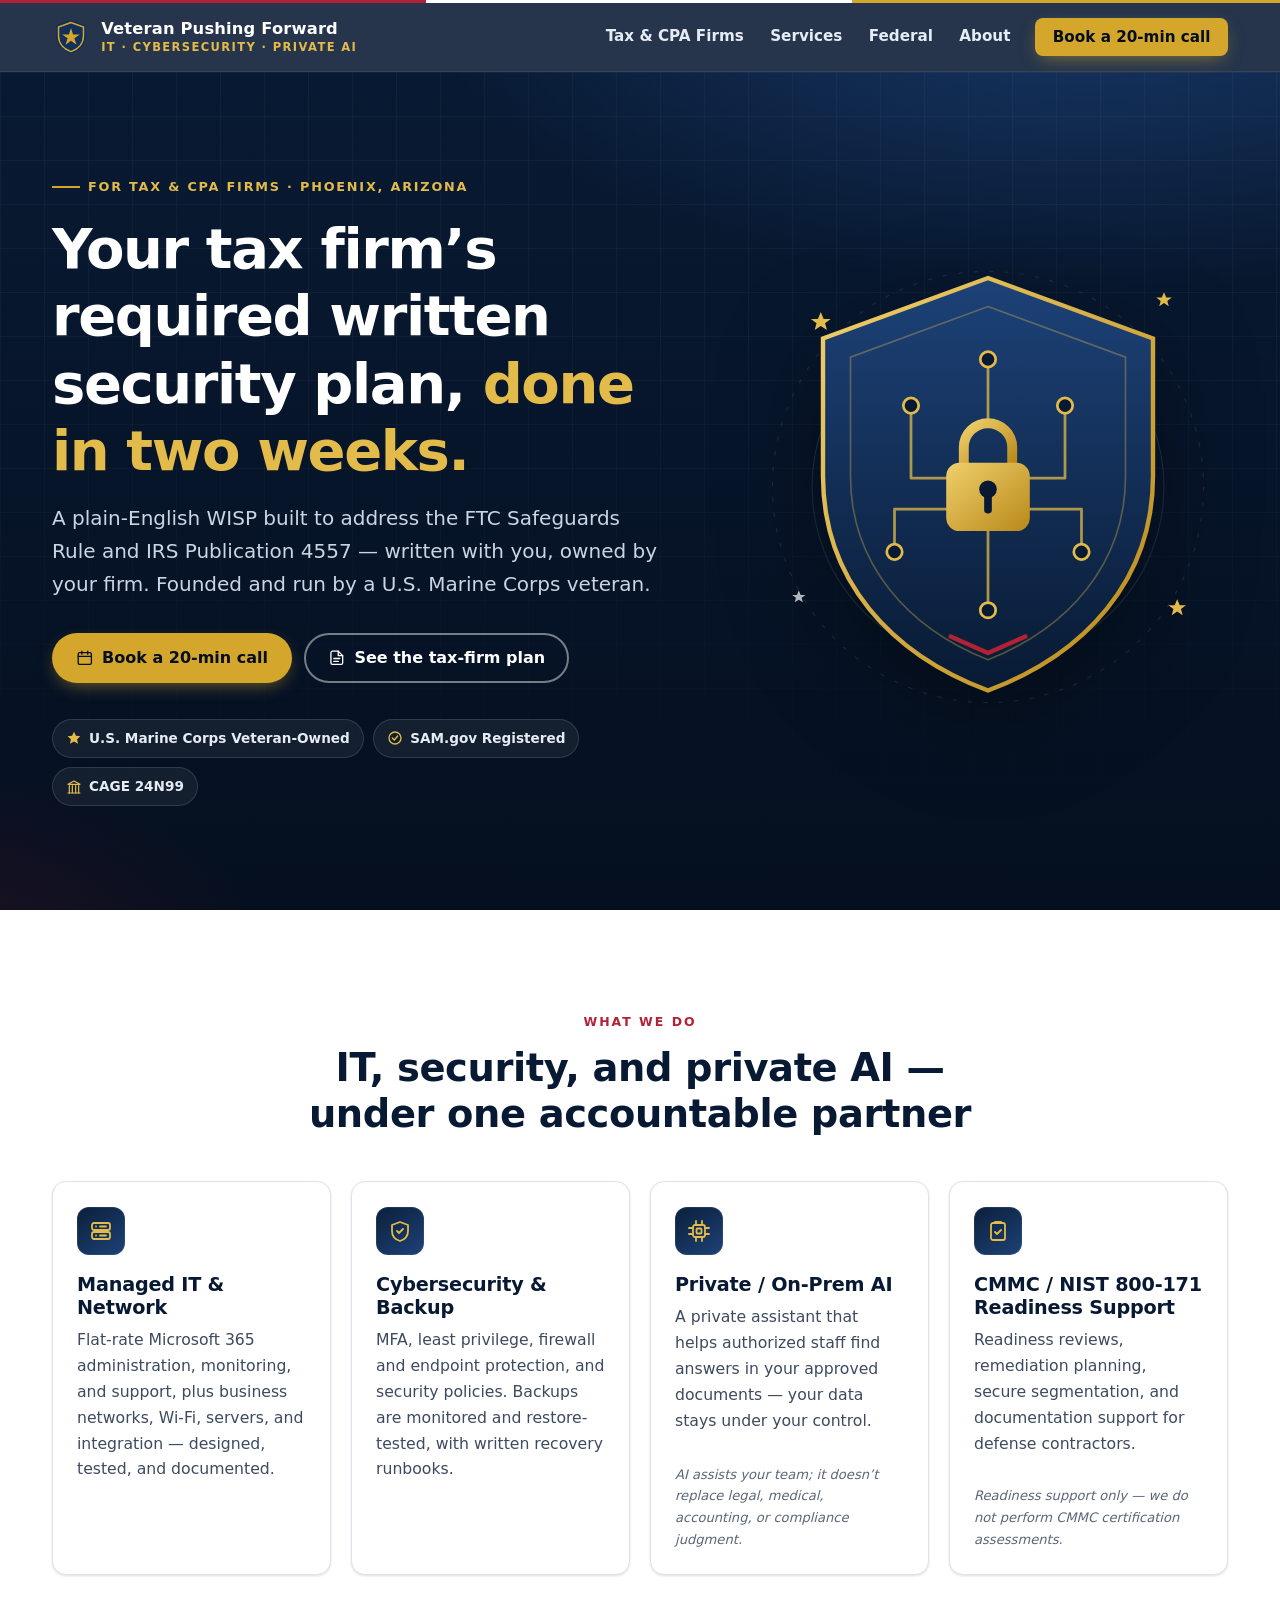
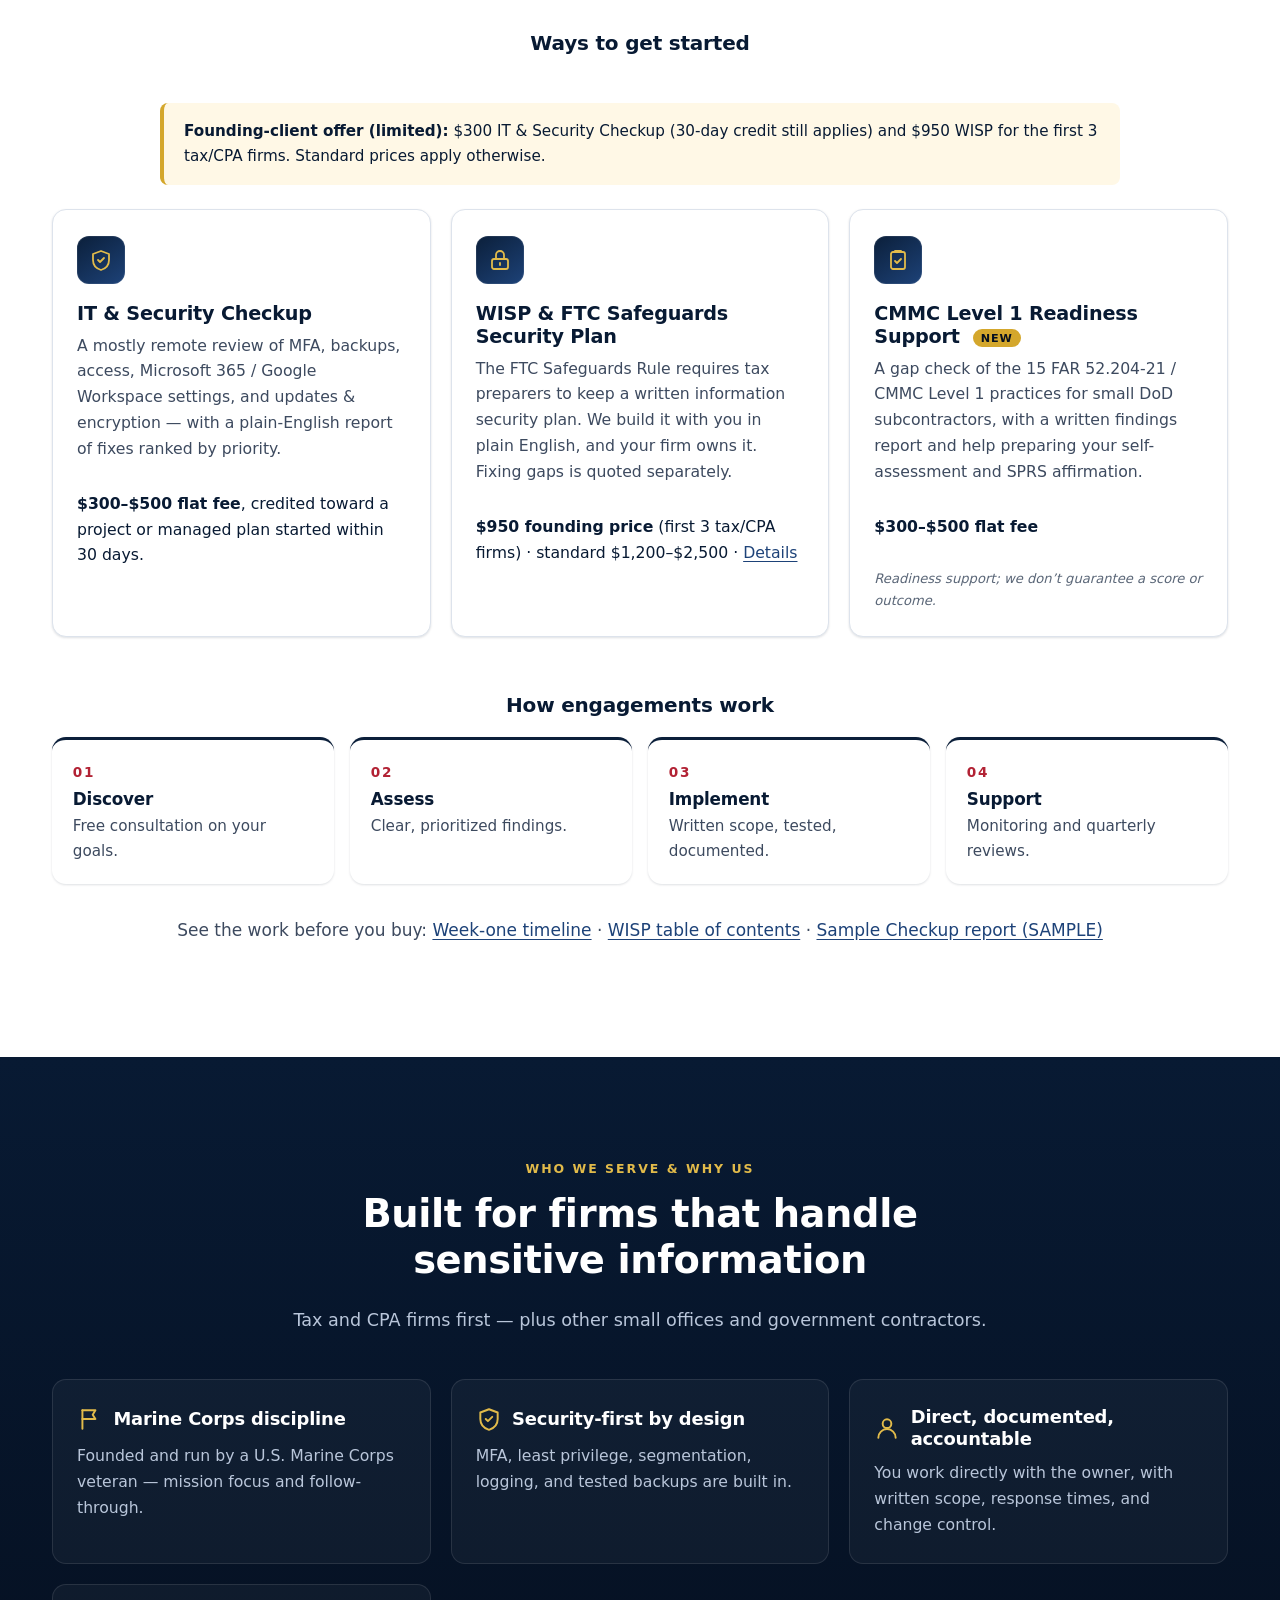
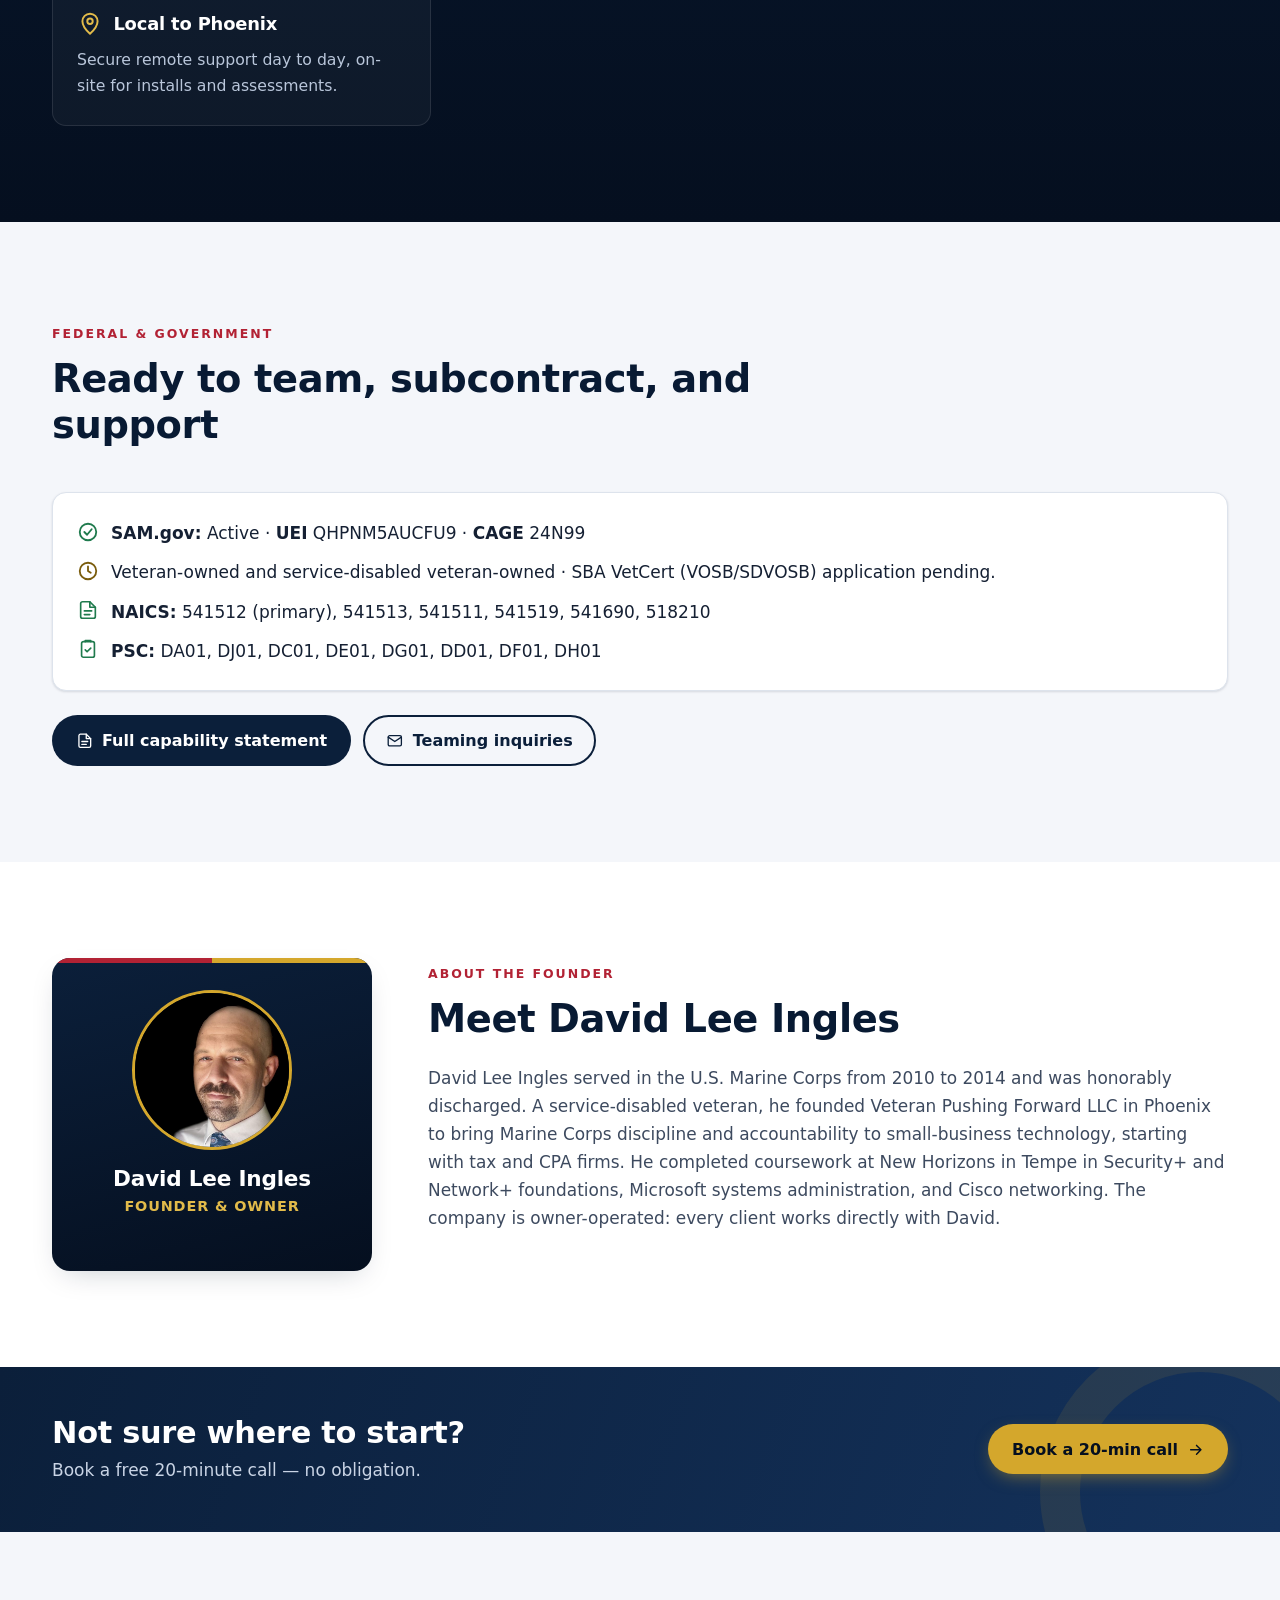
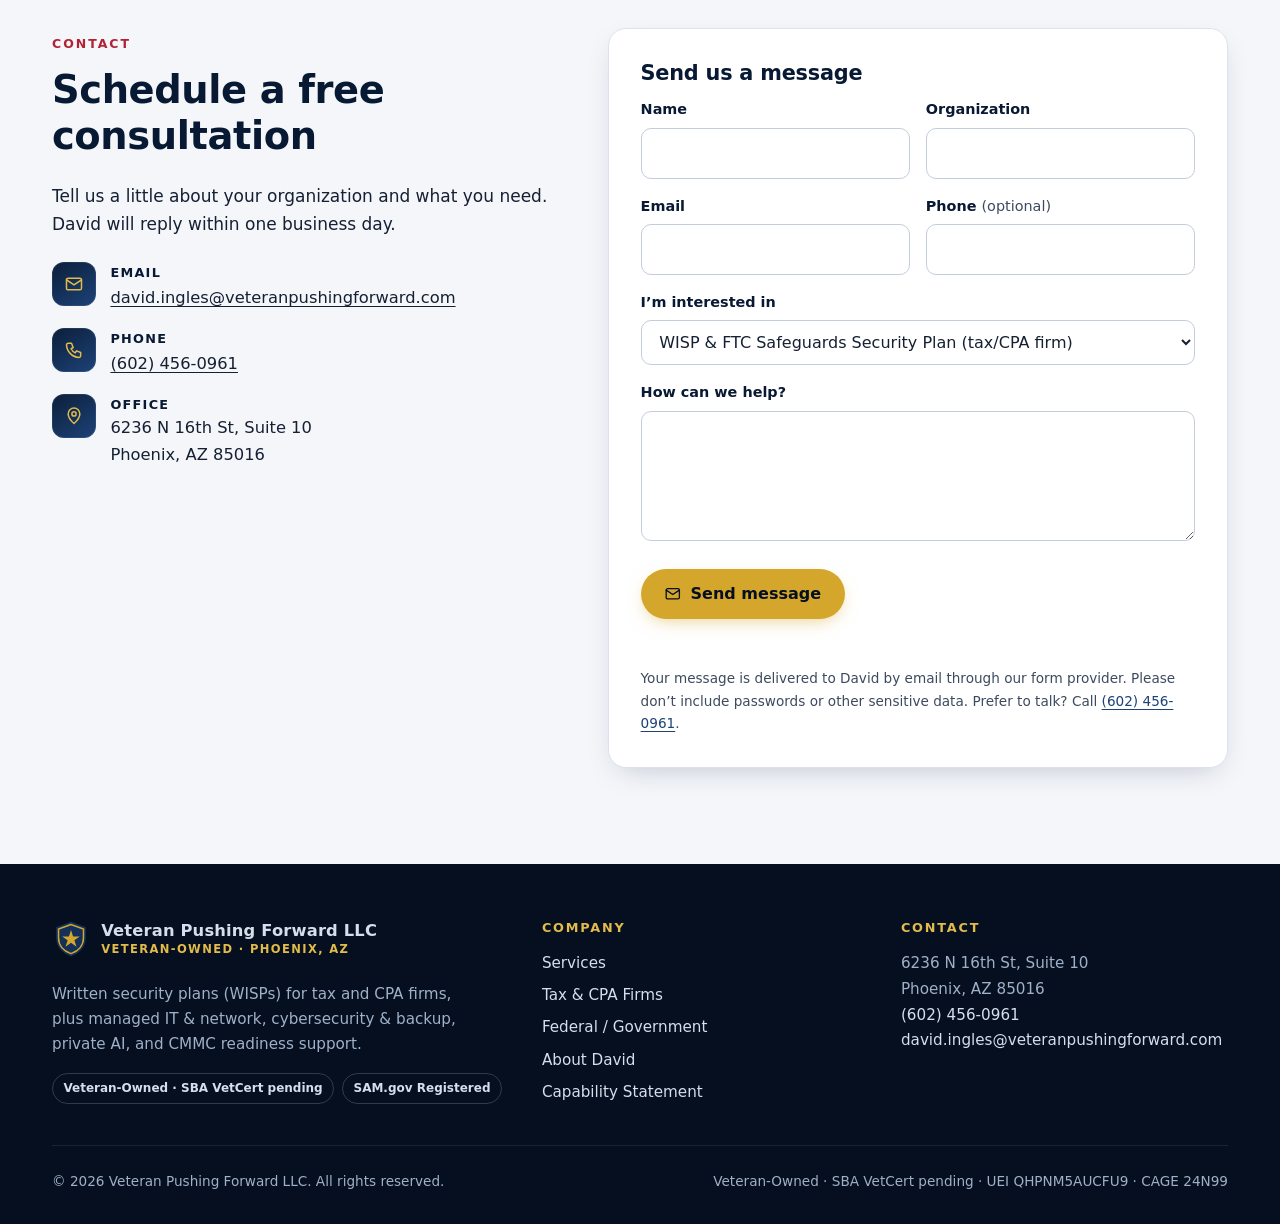
<file: index.html>
<!doctype html>
<html lang="en">
<head>
  <meta charset="utf-8">
  <meta name="viewport" content="width=device-width, initial-scale=1">
  <meta http-equiv="Content-Security-Policy" content="default-src 'self'; img-src 'self' data:; style-src 'self'; script-src 'self'; object-src 'none'; base-uri 'self'; connect-src 'self' https://formspree.io; form-action https://formspree.io">
  <meta name="referrer" content="strict-origin-when-cross-origin">
  <title>Veteran Pushing Forward LLC | Managed IT, Cybersecurity &amp; Private AI | Phoenix, AZ</title>
  <meta name="description" content="Veteran-owned managed IT, cybersecurity, and private on-prem AI for professional services firms and government contractors. Phoenix, Arizona. SAM.gov registered — UEI QHPNM5AUCFU9, CAGE 24N99.">
  <link rel="canonical" href="https://veteranpushingforward.com/">
  <meta name="theme-color" content="#081a33">
  <link rel="icon" href="/favicon.svg" type="image/svg+xml">

  <!-- Open Graph / social -->
  <meta property="og:type" content="website">
  <meta property="og:site_name" content="Veteran Pushing Forward LLC">
  <meta property="og:title" content="Veteran Pushing Forward LLC — Managed IT, Cybersecurity &amp; Private AI">
  <meta property="og:description" content="Veteran-owned IT and cybersecurity for professional services firms and government contractors. Based in Phoenix, Arizona.">
  <meta property="og:url" content="https://veteranpushingforward.com/">
  <meta property="og:image" content="https://veteranpushingforward.com/assets/img/og-image.png">
  <meta property="og:image:width" content="1200">
  <meta property="og:image:height" content="630">
  <meta property="og:image:alt" content="Veteran Pushing Forward LLC — Managed IT, Cybersecurity and Private AI. Veteran-Owned · SBA VetCert pending, Phoenix, Arizona.">
  <meta property="og:locale" content="en_US">
  <meta name="twitter:card" content="summary_large_image">
  <meta name="twitter:title" content="Veteran Pushing Forward LLC — Managed IT, Cybersecurity &amp; Private AI">
  <meta name="twitter:description" content="Veteran-owned IT and cybersecurity for professional services firms and government contractors. Based in Phoenix, Arizona.">
  <meta name="twitter:image" content="https://veteranpushingforward.com/assets/img/og-image.png">

  <link rel="stylesheet" href="/assets/css/styles.css">

  <script type="application/ld+json">
  {
    "@context": "https://schema.org",
    "@type": "ProfessionalService",
    "name": "Veteran Pushing Forward LLC",
    "url": "https://veteranpushingforward.com/",
    "logo": "https://veteranpushingforward.com/favicon.svg",
    "image": "https://veteranpushingforward.com/assets/img/og-image.png",
    "description": "Veteran-owned managed IT, cybersecurity, network design, systems integration, and private on-prem AI for professional services firms and government contractors.",
    "email": "david.ingles@veteranpushingforward.com",
    "telephone": "+1-602-456-0961",
    "address": {
      "@type": "PostalAddress",
      "streetAddress": "6236 N 16th St, Suite 10",
      "addressLocality": "Phoenix",
      "addressRegion": "AZ",
      "postalCode": "85016",
      "addressCountry": "US"
    },
    "areaServed": { "@type": "State", "name": "Arizona" },
    "founder": {
      "@type": "Person",
      "name": "David Lee Ingles",
      "jobTitle": "Founder & Owner"
    },
    "knowsAbout": ["Managed IT services", "Cybersecurity", "Private AI", "Network design", "Systems integration", "Backup and recovery", "NIST SP 800-171", "CMMC readiness"]
  }
  </script>
</head>
<body>
<svg xmlns="http://www.w3.org/2000/svg" class="visually-hidden" aria-hidden="true" focusable="false">
  <defs>
    <symbol id="i-shield" viewBox="0 0 24 24" fill="none" stroke="currentColor" stroke-width="1.8" stroke-linecap="round" stroke-linejoin="round"><path d="M12 3 4 6v6c0 5 3.4 8.6 8 10 4.6-1.4 8-5 8-10V6l-8-3z"/><path d="m9 12 2 2 4-4"/></symbol>
    <symbol id="i-server" viewBox="0 0 24 24" fill="none" stroke="currentColor" stroke-width="1.8" stroke-linecap="round" stroke-linejoin="round"><rect x="3" y="4" width="18" height="7" rx="2"/><rect x="3" y="13" width="18" height="7" rx="2"/><path d="M7 7.5h.01M7 16.5h.01M11 7.5h6M11 16.5h6"/></symbol>
    <symbol id="i-lock" viewBox="0 0 24 24" fill="none" stroke="currentColor" stroke-width="1.8" stroke-linecap="round" stroke-linejoin="round"><rect x="4" y="11" width="16" height="10" rx="2"/><path d="M8 11V7a4 4 0 0 1 8 0v4"/><path d="M12 15v2"/></symbol>
    <symbol id="i-cpu" viewBox="0 0 24 24" fill="none" stroke="currentColor" stroke-width="1.8" stroke-linecap="round" stroke-linejoin="round"><rect x="6" y="6" width="12" height="12" rx="2"/><rect x="9.5" y="9.5" width="5" height="5" rx="1"/><path d="M9 2v4M15 2v4M9 18v4M15 18v4M2 9h4M2 15h4M18 9h4M18 15h4"/></symbol>
    <symbol id="i-network" viewBox="0 0 24 24" fill="none" stroke="currentColor" stroke-width="1.8" stroke-linecap="round" stroke-linejoin="round"><circle cx="12" cy="5" r="2.5"/><circle cx="5" cy="19" r="2.5"/><circle cx="19" cy="19" r="2.5"/><path d="M12 7.5v4M12 11.5 6.5 17M12 11.5l5.5 5.5"/></symbol>
    <symbol id="i-layers" viewBox="0 0 24 24" fill="none" stroke="currentColor" stroke-width="1.8" stroke-linecap="round" stroke-linejoin="round"><path d="m12 3 9 5-9 5-9-5 9-5z"/><path d="m3 12.5 9 5 9-5"/><path d="m3 17 9 5 9-5"/></symbol>
    <symbol id="i-backup" viewBox="0 0 24 24" fill="none" stroke="currentColor" stroke-width="1.8" stroke-linecap="round" stroke-linejoin="round"><path d="M3 12a9 9 0 0 1 15.5-6.2L21 8"/><path d="M21 3v5h-5"/><path d="M21 12a9 9 0 0 1-15.5 6.2L3 16"/><path d="M3 21v-5h5"/></symbol>
    <symbol id="i-clipboard" viewBox="0 0 24 24" fill="none" stroke="currentColor" stroke-width="1.8" stroke-linecap="round" stroke-linejoin="round"><rect x="5" y="4" width="14" height="17" rx="2"/><path d="M9 4V2.8h6V4"/><path d="m9 13 2 2 4-4"/></symbol>
    <symbol id="i-check" viewBox="0 0 24 24" fill="none" stroke="currentColor" stroke-width="2" stroke-linecap="round" stroke-linejoin="round"><circle cx="12" cy="12" r="9"/><path d="m8 12 3 3 5-6"/></symbol>
    <symbol id="i-clock" viewBox="0 0 24 24" fill="none" stroke="currentColor" stroke-width="2" stroke-linecap="round" stroke-linejoin="round"><circle cx="12" cy="12" r="9"/><path d="M12 7v5l3 2"/></symbol>
    <symbol id="i-star" viewBox="0 0 24 24" fill="currentColor"><path d="m12 2.5 2.9 6 6.6.9-4.8 4.6 1.2 6.5L12 17.4l-5.9 3.1 1.2-6.5-4.8-4.6 6.6-.9z"/></symbol>
    <symbol id="i-pin" viewBox="0 0 24 24" fill="none" stroke="currentColor" stroke-width="1.8" stroke-linecap="round" stroke-linejoin="round"><path d="M12 21s-7-6.2-7-11.5a7 7 0 0 1 14 0C19 14.8 12 21 12 21z"/><circle cx="12" cy="9.5" r="2.5"/></symbol>
    <symbol id="i-mail" viewBox="0 0 24 24" fill="none" stroke="currentColor" stroke-width="1.8" stroke-linecap="round" stroke-linejoin="round"><rect x="3" y="5" width="18" height="14" rx="2"/><path d="m3 7 9 6 9-6"/></symbol>
    <symbol id="i-phone" viewBox="0 0 24 24" fill="none" stroke="currentColor" stroke-width="1.8" stroke-linecap="round" stroke-linejoin="round"><path d="M5 4h4l2 5-2.5 1.5a11 11 0 0 0 5 5L15 13l5 2v4a2 2 0 0 1-2 2A16 16 0 0 1 3 6a2 2 0 0 1 2-2z"/></symbol>
    <symbol id="i-briefcase" viewBox="0 0 24 24" fill="none" stroke="currentColor" stroke-width="1.8" stroke-linecap="round" stroke-linejoin="round"><rect x="3" y="7" width="18" height="13" rx="2"/><path d="M9 7V5a2 2 0 0 1 2-2h2a2 2 0 0 1 2 2v2"/><path d="M3 13h18"/></symbol>
    <symbol id="i-capitol" viewBox="0 0 24 24" fill="none" stroke="currentColor" stroke-width="1.8" stroke-linecap="round" stroke-linejoin="round"><path d="M3 21h18"/><path d="M5 21V10M9.5 21V10M14.5 21V10M19 21V10"/><path d="m12 3 9 5H3l9-5z"/></symbol>
    <symbol id="i-arrow" viewBox="0 0 24 24" fill="none" stroke="currentColor" stroke-width="2" stroke-linecap="round" stroke-linejoin="round"><path d="M5 12h14M13 6l6 6-6 6"/></symbol>
    <symbol id="i-calendar" viewBox="0 0 24 24" fill="none" stroke="currentColor" stroke-width="1.8" stroke-linecap="round" stroke-linejoin="round"><rect x="3" y="5" width="18" height="16" rx="2"/><path d="M16 3v4M8 3v4M3 10h18"/></symbol>
    <symbol id="i-file" viewBox="0 0 24 24" fill="none" stroke="currentColor" stroke-width="1.8" stroke-linecap="round" stroke-linejoin="round"><path d="M14 3H6a2 2 0 0 0-2 2v14a2 2 0 0 0 2 2h12a2 2 0 0 0 2-2V9l-6-6z"/><path d="M14 3v6h6M8 13h8M8 17h6"/></symbol>
    <symbol id="i-flag" viewBox="0 0 24 24" fill="none" stroke="currentColor" stroke-width="1.8" stroke-linecap="round" stroke-linejoin="round"><path d="M5 21V4"/><path d="M5 4h12l-2.5 4L17 12H5"/></symbol>
    <symbol id="i-target" viewBox="0 0 24 24" fill="none" stroke="currentColor" stroke-width="1.8" stroke-linecap="round" stroke-linejoin="round"><circle cx="12" cy="12" r="9"/><circle cx="12" cy="12" r="5"/><circle cx="12" cy="12" r="1"/></symbol>
    <symbol id="i-user" viewBox="0 0 24 24" fill="none" stroke="currentColor" stroke-width="1.8" stroke-linecap="round" stroke-linejoin="round"><circle cx="12" cy="8" r="4"/><path d="M4 21a8 8 0 0 1 16 0"/></symbol>
    <symbol id="i-book" viewBox="0 0 24 24" fill="none" stroke="currentColor" stroke-width="1.8" stroke-linecap="round" stroke-linejoin="round"><path d="M4 5a2 2 0 0 1 2-2h14v16H6a2 2 0 0 0-2 2V5z"/><path d="M4 19a2 2 0 0 1 2-2h14"/></symbol>
    <symbol id="i-doc-lock" viewBox="0 0 24 24" fill="none" stroke="currentColor" stroke-width="1.8" stroke-linecap="round" stroke-linejoin="round"><path d="M13 3H6a2 2 0 0 0-2 2v14a2 2 0 0 0 2 2h5"/><path d="M13 3v5h5v3"/><rect x="14" y="16" width="7" height="5" rx="1"/><path d="M15.5 16v-1.5a2 2 0 0 1 4 0V16"/></symbol>
    <symbol id="i-print" viewBox="0 0 24 24" fill="none" stroke="currentColor" stroke-width="1.8" stroke-linecap="round" stroke-linejoin="round"><path d="M6 9V3h12v6"/><rect x="3" y="9" width="18" height="8" rx="2"/><path d="M6 14h12v7H6z"/></symbol>
    <symbol id="i-menu" viewBox="0 0 24 24" fill="none" stroke="currentColor" stroke-width="2" stroke-linecap="round"><path d="M4 7h16M4 12h16M4 17h16"/></symbol>
    <symbol id="i-x" viewBox="0 0 24 24" fill="none" stroke="currentColor" stroke-width="2" stroke-linecap="round"><path d="M6 6l12 12M18 6 6 18"/></symbol>
    <symbol id="i-handshake" viewBox="0 0 24 24" fill="none" stroke="currentColor" stroke-width="1.8" stroke-linecap="round" stroke-linejoin="round"><path d="M2 11 6 7l4 2 3-2 3 1 4-1 2 4"/><path d="m6 7 0 0M2 11l6 6 2-1 2 2 2-1 2 1 4-5"/><path d="m10 9 3 3a1.5 1.5 0 0 0 2-2l-2-2"/></symbol>
  </defs>
</svg>
  <a class="skip-link" href="#main">Skip to main content</a>

  <header class="site-header">
    <div class="container nav-wrap">
      <a class="brand" href="/" aria-label="Veteran Pushing Forward LLC — home">
        <svg class="brand-mark" viewBox="0 0 64 64" aria-hidden="true" focusable="false"><path d="M32 3 7 12v18c0 15.5 10.6 26.6 25 31 14.4-4.4 25-15.5 25-31V12L32 3z" fill="#13305a"/><path d="M32 7.6 11 15.2V30c0 13.2 8.8 22.7 21 26.7 12.2-4 21-13.5 21-26.7V15.2L32 7.6z" fill="none" stroke="#d4a72c" stroke-width="2.5"/><path d="m32 17 3.5 10.7h11.3l-9.1 6.6 3.5 10.7-9.2-6.6-9.2 6.6 3.5-10.7-9.1-6.6h11.3z" fill="#d4a72c"/></svg>
        <span class="brand-text">
          <span class="brand-name">Veteran Pushing Forward</span>
          <span class="brand-sub">IT · Cybersecurity · Private AI</span>
        </span>
      </a>
      <button class="nav-toggle" type="button" aria-expanded="false" aria-controls="site-nav">
        <span class="visually-hidden">Menu</span>
        <svg class="icon-open" aria-hidden="true"><use href="#i-menu"/></svg>
        <svg class="icon-close" aria-hidden="true"><use href="#i-x"/></svg>
      </button>
      <nav class="site-nav" id="site-nav" aria-label="Primary">
        <ul>
          <li><a href="/tax-firms.html">Tax &amp; CPA Firms</a></li>
          <li><a href="#services">Services</a></li>
          <li><a href="#federal">Federal</a></li>
          <li><a href="#about">About</a></li>
          <li class="nav-cta"><a class="btn btn-primary" href="#contact" data-booking>Book a 20-min call</a></li>
        </ul>
      </nav>
    </div>
  </header>

  <main id="main">
    <!-- ================= HERO ================= -->
    <section class="hero" aria-labelledby="hero-title">
      <div class="container">
        <div class="hero-copy">
          <p class="eyebrow">For tax &amp; CPA firms · Phoenix, Arizona</p>
          <h1 id="hero-title">Your tax firm’s required written security plan, <span class="accent">done in two weeks.</span></h1>
          <p class="lead">A plain-English WISP built to address the FTC Safeguards Rule and IRS Publication 4557 — written with you, owned by your firm. Founded and run by a U.S. Marine Corps veteran.</p>
          <div class="hero-actions">
            <a class="btn btn-primary" href="#contact" data-booking>
              <svg aria-hidden="true"><use href="#i-calendar"/></svg>
              Book a 20-min call
            </a>
            <a class="btn btn-ghost" href="/tax-firms.html">
              <svg aria-hidden="true"><use href="#i-file"/></svg>
              See the tax-firm plan
            </a>
          </div>
          <ul class="hero-badges" aria-label="Company credentials">
            <li><svg aria-hidden="true"><use href="#i-star"/></svg>U.S. Marine Corps Veteran-Owned</li>
            <li><svg aria-hidden="true"><use href="#i-check"/></svg>SAM.gov Registered</li>
            <li><svg aria-hidden="true"><use href="#i-capitol"/></svg>CAGE 24N99</li>
          </ul>
        </div>

        <div class="hero-visual">
          <svg viewBox="0 0 400 440" role="img" aria-labelledby="hv-title">
            <title id="hv-title">Illustration of a security shield with a padlock and connected network nodes</title>
            <defs>
              <linearGradient id="hv-shield" x1="0" y1="0" x2="0" y2="1">
                <stop offset="0" stop-color="#1d4278"/>
                <stop offset="1" stop-color="#081a33"/>
              </linearGradient>
              <linearGradient id="hv-gold" x1="0" y1="0" x2="1" y2="1">
                <stop offset="0" stop-color="#f0cf6b"/>
                <stop offset="1" stop-color="#b8891a"/>
              </linearGradient>
            </defs>
            <g fill="none" stroke="#ffffff" stroke-opacity=".09">
              <circle cx="200" cy="220" r="196" stroke-dasharray="4 10"/>
              <circle cx="200" cy="220" r="160"/>
            </g>
            <path d="M200 30 350 85v125c0 95-62 162-150 195C112 372 50 305 50 210V85z" fill="url(#hv-shield)" stroke="url(#hv-gold)" stroke-width="4"/>
            <path d="M200 56 325 102v108c0 80-52 138-125 167C127 348 75 290 75 210V102z" fill="none" stroke="#e2bb4a" stroke-opacity=".35" stroke-width="1.5"/>
            <g fill="none" stroke="#e2bb4a" stroke-opacity=".75" stroke-width="2.5" stroke-linecap="round" stroke-linejoin="round">
              <path d="M165 212h-35v-62"/>
              <path d="M235 212h35v-62"/>
              <path d="M165 240h-50v35"/>
              <path d="M235 240h50v35"/>
              <path d="M200 258v70"/>
              <path d="M200 160v-50"/>
            </g>
            <g fill="#081a33" stroke="#e2bb4a" stroke-width="2.5">
              <circle cx="130" cy="146" r="7"/>
              <circle cx="270" cy="146" r="7"/>
              <circle cx="115" cy="279" r="7"/>
              <circle cx="285" cy="279" r="7"/>
              <circle cx="200" cy="332" r="7"/>
              <circle cx="200" cy="104" r="7"/>
            </g>
            <path d="M178 200v-16a22 22 0 0 1 44 0v16" fill="none" stroke="url(#hv-gold)" stroke-width="9" stroke-linecap="round"/>
            <rect x="162" y="198" width="76" height="62" rx="12" fill="url(#hv-gold)"/>
            <circle cx="200" cy="222" r="8" fill="#081a33"/>
            <rect x="196.5" y="226" width="7" height="18" rx="3" fill="#081a33"/>
            <path d="M166 356l34 15 34-15" fill="none" stroke="#b22234" stroke-width="4" stroke-linecap="round" stroke-linejoin="round"/>
            <g fill="#e2bb4a">
              <path transform="translate(48 70) scale(.9)" d="M0-10 2.9-3.1H10L4.3 1.2 6.2 8.1 0 4-6.2 8.1-4.3 1.2-10-3.1h7.1z"/>
              <path transform="translate(360 50) scale(.7)" d="M0-10 2.9-3.1H10L4.3 1.2 6.2 8.1 0 4-6.2 8.1-4.3 1.2-10-3.1h7.1z"/>
              <path transform="translate(372 330) scale(.8)" d="M0-10 2.9-3.1H10L4.3 1.2 6.2 8.1 0 4-6.2 8.1-4.3 1.2-10-3.1h7.1z"/>
            </g>
            <path fill="#ffffff" fill-opacity=".7" transform="translate(28 320) scale(.6)" d="M0-10 2.9-3.1H10L4.3 1.2 6.2 8.1 0 4-6.2 8.1-4.3 1.2-10-3.1h7.1z"/>
          </svg>
        </div>
      </div>
    </section>

    <!-- ================= SERVICES ================= -->
    <section class="section" id="services" aria-labelledby="services-title">
      <div class="container">
        <div class="section-head center">
          <span class="kicker">What we do</span>
          <h2 id="services-title">IT, security, and private AI — under one accountable partner</h2>
        </div>

        <div class="grid grid-4">
          <article class="card">
            <div class="icon-badge"><svg aria-hidden="true"><use href="#i-server"/></svg></div>
            <h3>Managed IT &amp; Network</h3>
            <p>Flat-rate Microsoft 365 administration, monitoring, and support, plus business networks, Wi-Fi, servers, and integration — designed, tested, and documented.</p>
          </article>
          <article class="card">
            <div class="icon-badge"><svg aria-hidden="true"><use href="#i-shield"/></svg></div>
            <h3>Cybersecurity &amp; Backup</h3>
            <p>MFA, least privilege, firewall and endpoint protection, and security policies. Backups are monitored and restore-tested, with written recovery runbooks.</p>
          </article>
          <article class="card">
            <div class="icon-badge"><svg aria-hidden="true"><use href="#i-cpu"/></svg></div>
            <h3>Private / On-Prem AI</h3>
            <p>A private assistant that helps authorized staff find answers in your approved documents — your data stays under your control.</p>
            <p class="note">AI assists your team; it doesn’t replace legal, medical, accounting, or compliance judgment.</p>
          </article>
          <article class="card">
            <div class="icon-badge"><svg aria-hidden="true"><use href="#i-clipboard"/></svg></div>
            <h3>CMMC / NIST 800-171 Readiness Support</h3>
            <p>Readiness reviews, remediation planning, secure segmentation, and documentation support for defense contractors.</p>
            <p class="note">Readiness support only — we do not perform CMMC certification assessments.</p>
          </article>
        </div>

        <h3 class="process-title" id="starter-offers">Ways to get started</h3>
        <div class="founding-banner" role="note">
          <strong>Founding-client offer (limited):</strong> $300 IT &amp; Security Checkup (30-day credit still applies) and $950 WISP for the first 3 tax/CPA firms. Standard prices apply otherwise.
        </div>
        <div class="grid grid-3 offers">
          <article class="card">
            <div class="icon-badge"><svg aria-hidden="true"><use href="#i-shield"/></svg></div>
            <h3>IT &amp; Security Checkup</h3>
            <p>A mostly remote review of MFA, backups, access, Microsoft 365 / Google Workspace settings, and updates &amp; encryption — with a plain-English report of fixes ranked by priority.</p>
            <p class="price"><strong>$300–$500 flat fee</strong>, credited toward a project or managed plan started within 30 days.</p>
          </article>
          <article class="card">
            <div class="icon-badge"><svg aria-hidden="true"><use href="#i-lock"/></svg></div>
            <h3>WISP &amp; FTC Safeguards Security Plan</h3>
            <p>The FTC Safeguards Rule requires tax preparers to keep a written information security plan. We build it with you in plain English, and your firm owns it. Fixing gaps is quoted separately.</p>
            <p class="price"><strong>$950 founding price</strong> (first 3 tax/CPA firms) · standard $1,200–$2,500 · <a href="/tax-firms.html">Details</a></p>
          </article>
          <article class="card">
            <div class="icon-badge"><svg aria-hidden="true"><use href="#i-clipboard"/></svg></div>
            <h3>CMMC Level 1 Readiness Support <span class="pill">New</span></h3>
            <p>A gap check of the 15 FAR 52.204-21 / CMMC Level 1 practices for small DoD subcontractors, with a written findings report and help preparing your self-assessment and SPRS affirmation.</p>
            <p class="price"><strong>$300–$500 flat fee</strong></p>
            <p class="note">Readiness support; we don’t guarantee a score or outcome.</p>
          </article>
        </div>

        <h3 class="process-title">How engagements work</h3>
        <ol class="process">
          <li><h3>Discover</h3><p>Free consultation on your goals.</p></li>
          <li><h3>Assess</h3><p>Clear, prioritized findings.</p></li>
          <li><h3>Implement</h3><p>Written scope, tested, documented.</p></li>
          <li><h3>Support</h3><p>Monitoring and quarterly reviews.</p></li>
        </ol>
        <p class="proof-links">See the work before you buy: <a href="/tax-firms.html#week-one">Week-one timeline</a> · <a href="/tax-firms.html#wisp-toc">WISP table of contents</a> · <a href="/sample-checkup.html">Sample Checkup report (SAMPLE)</a></p>
      </div>
    </section>

    <!-- ================= WHO WE SERVE / WHY US ================= -->
    <section class="section section-dark" id="why-us" aria-labelledby="why-title">
      <div class="container">
        <div class="section-head center">
          <span class="kicker">Who we serve &amp; why us</span>
          <h2 id="why-title">Built for firms that handle sensitive information</h2>
          <p>Tax and CPA firms first — plus other small offices and government contractors.</p>
        </div>

        <div class="why-grid">
          <div class="why-item">
            <h3><svg aria-hidden="true"><use href="#i-flag"/></svg>Marine Corps discipline</h3>
            <p>Founded and run by a U.S. Marine Corps veteran — mission focus and follow-through.</p>
          </div>
          <div class="why-item">
            <h3><svg aria-hidden="true"><use href="#i-shield"/></svg>Security-first by design</h3>
            <p>MFA, least privilege, segmentation, logging, and tested backups are built in.</p>
          </div>
          <div class="why-item">
            <h3><svg aria-hidden="true"><use href="#i-user"/></svg>Direct, documented, accountable</h3>
            <p>You work directly with the owner, with written scope, response times, and change control.</p>
          </div>
          <div class="why-item">
            <h3><svg aria-hidden="true"><use href="#i-pin"/></svg>Local to Phoenix</h3>
            <p>Secure remote support day to day, on-site for installs and assessments.</p>
          </div>
        </div>
      </div>
    </section>

    <!-- ================= FEDERAL ================= -->
    <section class="section section-alt" id="federal" aria-labelledby="federal-title">
      <div class="container">
        <div class="section-head">
          <span class="kicker">Federal &amp; government</span>
          <h2 id="federal-title">Ready to team, subcontract, and support</h2>
        </div>
        <div class="fed-panel">
          <ul class="status-list">
            <li class="ok"><svg aria-hidden="true"><use href="#i-check"/></svg><span><strong>SAM.gov:</strong> Active · <strong>UEI</strong> QHPNM5AUCFU9 · <strong>CAGE</strong> 24N99</span></li>
            <li class="pending"><svg aria-hidden="true"><use href="#i-clock"/></svg><span>Veteran-owned and service-disabled veteran-owned · SBA VetCert (VOSB/SDVOSB) application pending.</span></li>
            <li class="ok"><svg aria-hidden="true"><use href="#i-file"/></svg><span><strong>NAICS:</strong> 541512 (primary), 541513, 541511, 541519, 541690, 518210</span></li>
            <li class="ok"><svg aria-hidden="true"><use href="#i-clipboard"/></svg><span><strong>PSC:</strong> DA01, DJ01, DC01, DE01, DG01, DD01, DF01, DH01</span></li>
          </ul>
        </div>
        <div class="fed-actions">
          <a class="btn btn-navy" href="/capabilities.html"><svg aria-hidden="true"><use href="#i-file"/></svg>Full capability statement</a>
          <a class="btn btn-outline" href="mailto:david.ingles@veteranpushingforward.com?subject=Teaming%20%2F%20Subcontracting%20Inquiry"><svg aria-hidden="true"><use href="#i-mail"/></svg>Teaming inquiries</a>
        </div>
      </div>
    </section>

    <!-- ================= ABOUT ================= -->
    <section class="section" id="about" aria-labelledby="about-title">
      <div class="container about">
        <aside class="about-card" aria-label="Founder profile">
          <img class="founder-photo" src="/assets/david.jpg" width="160" height="160" alt="David Ingles, founder of Veteran Pushing Forward">
          <h3>David Lee Ingles</h3>
          <p class="role">Founder &amp; Owner</p>
        </aside>

        <div class="about-body">
          <span class="kicker">About the founder</span>
          <h2 id="about-title">Meet David Lee Ingles</h2>
          <p>David Lee Ingles served in the U.S. Marine Corps from 2010 to 2014 and was honorably discharged. A service-disabled veteran, he founded Veteran Pushing Forward LLC in Phoenix to bring Marine Corps discipline and accountability to small-business technology, starting with tax and CPA firms. He completed coursework at New Horizons in Tempe in Security+ and Network+ foundations, Microsoft systems administration, and Cisco networking. The company is owner-operated: every client works directly with David.</p>
        </div>
      </div>
    </section>

    <!-- ================= CTA BAND ================= -->
    <section class="cta-band" aria-labelledby="cta-title">
      <div class="container">
        <div>
          <h2 id="cta-title">Not sure where to start?</h2>
          <p>Book a free 20-minute call — no obligation.</p>
        </div>
        <a class="btn btn-primary" href="#contact" data-booking>Book a 20-min call <svg aria-hidden="true"><use href="#i-arrow"/></svg></a>
      </div>
    </section>

    <!-- ================= CONTACT ================= -->
    <section class="section section-alt" id="contact" aria-labelledby="contact-title">
      <div class="container contact">
        <div>
          <span class="kicker">Contact</span>
          <h2 id="contact-title">Schedule a free consultation</h2>
          <p>Tell us a little about your organization and what you need. David will reply within one business day.</p>
          <ul class="contact-info">
            <li>
              <span class="icon-badge"><svg aria-hidden="true"><use href="#i-mail"/></svg></span>
              <div><strong>Email</strong><a href="mailto:david.ingles@veteranpushingforward.com">david.ingles@veteranpushingforward.com</a></div>
            </li>
            <li>
              <span class="icon-badge"><svg aria-hidden="true"><use href="#i-phone"/></svg></span>
              <div><strong>Phone</strong><a href="tel:+16024560961">(602) 456-0961</a></div>
            </li>
            <li>
              <span class="icon-badge"><svg aria-hidden="true"><use href="#i-pin"/></svg></span>
              <div><strong>Office</strong><address>6236 N 16th St, Suite 10<br>Phoenix, AZ 85016</address></div>
            </li>
          </ul>
        </div>

        <div class="form-card">
          <div class="contact-fallback">
            <h3>Contact David directly</h3>
            <p>Email <a href="mailto:david.ingles@veteranpushingforward.com">david.ingles@veteranpushingforward.com</a><br>or call <a href="tel:+16024560961">(602) 456-0961</a>.</p>
            <p class="form-note">A reply within one business day.</p>
          </div>
          <div class="form-wrap">
          <h3>Send us a message</h3>
          <form id="contact-form" action="https://formspree.io/f/mwlledqv" method="POST">
            <input type="hidden" name="_subject" value="New website inquiry, Veteran Pushing Forward">
            <input type="text" name="_gotcha" class="visually-hidden" tabindex="-1" autocomplete="off" aria-hidden="true">
            <div class="form-grid">
              <div class="field">
                <label for="cf-name">Name</label>
                <input id="cf-name" name="name" type="text" autocomplete="name" required>
              </div>
              <div class="field">
                <label for="cf-org">Organization</label>
                <input id="cf-org" name="organization" type="text" autocomplete="organization">
              </div>
              <div class="field">
                <label for="cf-email">Email</label>
                <input id="cf-email" name="email" type="email" autocomplete="email" required>
              </div>
              <div class="field">
                <label for="cf-phone">Phone <span class="opt">(optional)</span></label>
                <input id="cf-phone" name="phone" type="tel" autocomplete="tel">
              </div>
              <div class="field full">
                <label for="cf-topic">I’m interested in</label>
                <select id="cf-topic" name="topic">
                  <option>WISP &amp; FTC Safeguards Security Plan (tax/CPA firm)</option>
                  <option>IT &amp; Security Checkup</option>
                  <option>Managed IT &amp; Network</option>
                  <option>Cybersecurity &amp; Backup</option>
                  <option>Private / On-Prem AI</option>
                  <option>CMMC Level 1 / NIST 800-171 Readiness Support</option>
                  <option>Government teaming / subcontracting</option>
                  <option>Something else</option>
                </select>
              </div>
              <div class="field full">
                <label for="cf-message">How can we help?</label>
                <textarea id="cf-message" name="message" required></textarea>
              </div>
            </div>
            <div class="form-actions">
              <button class="btn btn-primary" type="submit"><svg aria-hidden="true"><use href="#i-mail"/></svg>Send message</button>
            </div>
            <p class="form-status" id="form-status" role="status" aria-live="polite"></p>
            <p class="form-note">Your message is delivered to David by email through our form provider. Please don’t include passwords or other sensitive data. Prefer to talk? Call <a href="tel:+16024560961">(602) 456-0961</a>.</p>
          </form>
          </div>
        </div>
      </div>
    </section>
  </main>

  <footer class="site-footer">
    <div class="container">
      <div class="footer-grid">
        <div class="footer-brand">
          <a class="brand" href="/" aria-label="Veteran Pushing Forward LLC — home">
            <svg class="brand-mark" viewBox="0 0 64 64" aria-hidden="true" focusable="false"><path d="M32 3 7 12v18c0 15.5 10.6 26.6 25 31 14.4-4.4 25-15.5 25-31V12L32 3z" fill="#13305a"/><path d="M32 7.6 11 15.2V30c0 13.2 8.8 22.7 21 26.7 12.2-4 21-13.5 21-26.7V15.2L32 7.6z" fill="none" stroke="#d4a72c" stroke-width="2.5"/><path d="m32 17 3.5 10.7h11.3l-9.1 6.6 3.5 10.7-9.2-6.6-9.2 6.6 3.5-10.7-9.1-6.6h11.3z" fill="#d4a72c"/></svg>
            <span class="brand-text">
              <span class="brand-name">Veteran Pushing Forward LLC</span>
              <span class="brand-sub">Veteran-owned · Phoenix, AZ</span>
            </span>
          </a>
          <p>Written security plans (WISPs) for tax and CPA firms, plus managed IT &amp; network, cybersecurity &amp; backup, private AI, and CMMC readiness support.</p>
          <div class="footer-badges">
            <span>Veteran-Owned · SBA VetCert pending</span>
            <span>SAM.gov Registered</span>
          </div>
        </div>
        <nav aria-label="Footer">
          <h2>Company</h2>
          <ul>
            <li><a href="/#services">Services</a></li>
            <li><a href="/tax-firms.html">Tax &amp; CPA Firms</a></li>
            <li><a href="/#federal">Federal / Government</a></li>
            <li><a href="/#about">About David</a></li>
            <li><a href="/capabilities.html">Capability Statement</a></li>
          </ul>
        </nav>
        <div>
          <h2>Contact</h2>
          <address>
            6236 N 16th St, Suite 10<br>
            Phoenix, AZ 85016<br>
            <a href="tel:+16024560961">(602) 456-0961</a><br>
            <a href="mailto:david.ingles@veteranpushingforward.com">david.ingles@veteranpushingforward.com</a>
          </address>
        </div>
      </div>
      <div class="footer-bottom">
        <span>© 2026 Veteran Pushing Forward LLC. All rights reserved.</span>
        <span>Veteran-Owned · SBA VetCert pending · UEI QHPNM5AUCFU9 · CAGE 24N99</span>
      </div>
    </div>
  </footer>
  <script src="/assets/js/main.js" defer></script>
</body>
</html>
</file>
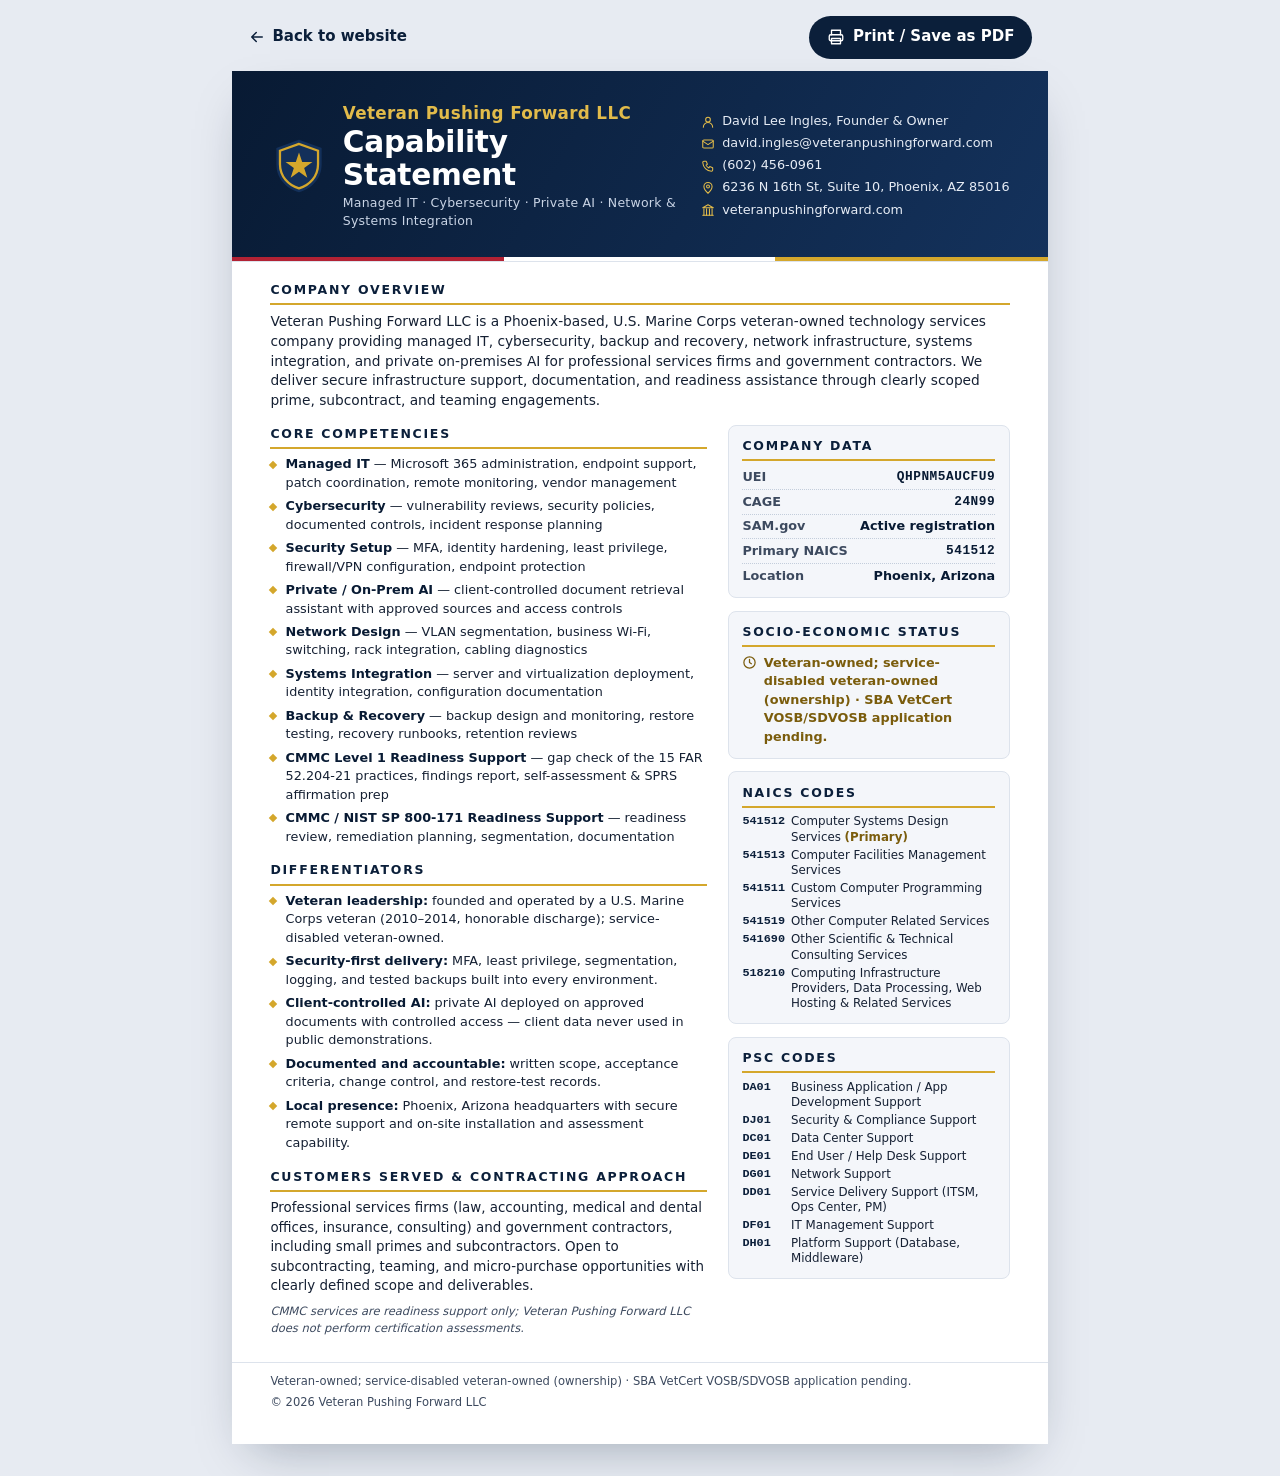
<file: capabilities.html>
<!doctype html>
<html lang="en">
<head>
  <meta charset="utf-8">
  <meta name="viewport" content="width=device-width, initial-scale=1">
  <meta http-equiv="Content-Security-Policy" content="default-src 'self'; img-src 'self' data:; style-src 'self'; script-src 'self'; object-src 'none'; base-uri 'self'">
  <meta name="referrer" content="strict-origin-when-cross-origin">
  <title>Capability Statement | Veteran Pushing Forward LLC</title>
  <meta name="description" content="Capability statement for Veteran Pushing Forward LLC — veteran-owned managed IT, cybersecurity, and private AI. UEI QHPNM5AUCFU9, CAGE 24N99, primary NAICS 541512. Phoenix, Arizona.">
  <link rel="canonical" href="https://veteranpushingforward.com/capabilities.html">
  <meta name="theme-color" content="#081a33">
  <link rel="icon" href="/favicon.svg" type="image/svg+xml">
  <meta property="og:type" content="website">
  <meta property="og:site_name" content="Veteran Pushing Forward LLC">
  <meta property="og:title" content="Capability Statement — Veteran Pushing Forward LLC">
  <meta property="og:description" content="Veteran-owned managed IT, cybersecurity, and private AI. UEI QHPNM5AUCFU9 · CAGE 24N99 · NAICS 541512.">
  <meta property="og:url" content="https://veteranpushingforward.com/capabilities.html">
  <meta property="og:image" content="https://veteranpushingforward.com/assets/img/og-image.png">
  <meta property="og:image:width" content="1200">
  <meta property="og:image:height" content="630">
  <meta name="twitter:card" content="summary_large_image">
  <link rel="stylesheet" href="/assets/css/capabilities.css">
</head>
<body>
<svg xmlns="http://www.w3.org/2000/svg" class="visually-hidden" aria-hidden="true" focusable="false">
  <defs>
    <symbol id="i-shield" viewBox="0 0 24 24" fill="none" stroke="currentColor" stroke-width="1.8" stroke-linecap="round" stroke-linejoin="round"><path d="M12 3 4 6v6c0 5 3.4 8.6 8 10 4.6-1.4 8-5 8-10V6l-8-3z"/><path d="m9 12 2 2 4-4"/></symbol>
    <symbol id="i-server" viewBox="0 0 24 24" fill="none" stroke="currentColor" stroke-width="1.8" stroke-linecap="round" stroke-linejoin="round"><rect x="3" y="4" width="18" height="7" rx="2"/><rect x="3" y="13" width="18" height="7" rx="2"/><path d="M7 7.5h.01M7 16.5h.01M11 7.5h6M11 16.5h6"/></symbol>
    <symbol id="i-lock" viewBox="0 0 24 24" fill="none" stroke="currentColor" stroke-width="1.8" stroke-linecap="round" stroke-linejoin="round"><rect x="4" y="11" width="16" height="10" rx="2"/><path d="M8 11V7a4 4 0 0 1 8 0v4"/><path d="M12 15v2"/></symbol>
    <symbol id="i-cpu" viewBox="0 0 24 24" fill="none" stroke="currentColor" stroke-width="1.8" stroke-linecap="round" stroke-linejoin="round"><rect x="6" y="6" width="12" height="12" rx="2"/><rect x="9.5" y="9.5" width="5" height="5" rx="1"/><path d="M9 2v4M15 2v4M9 18v4M15 18v4M2 9h4M2 15h4M18 9h4M18 15h4"/></symbol>
    <symbol id="i-network" viewBox="0 0 24 24" fill="none" stroke="currentColor" stroke-width="1.8" stroke-linecap="round" stroke-linejoin="round"><circle cx="12" cy="5" r="2.5"/><circle cx="5" cy="19" r="2.5"/><circle cx="19" cy="19" r="2.5"/><path d="M12 7.5v4M12 11.5 6.5 17M12 11.5l5.5 5.5"/></symbol>
    <symbol id="i-layers" viewBox="0 0 24 24" fill="none" stroke="currentColor" stroke-width="1.8" stroke-linecap="round" stroke-linejoin="round"><path d="m12 3 9 5-9 5-9-5 9-5z"/><path d="m3 12.5 9 5 9-5"/><path d="m3 17 9 5 9-5"/></symbol>
    <symbol id="i-backup" viewBox="0 0 24 24" fill="none" stroke="currentColor" stroke-width="1.8" stroke-linecap="round" stroke-linejoin="round"><path d="M3 12a9 9 0 0 1 15.5-6.2L21 8"/><path d="M21 3v5h-5"/><path d="M21 12a9 9 0 0 1-15.5 6.2L3 16"/><path d="M3 21v-5h5"/></symbol>
    <symbol id="i-clipboard" viewBox="0 0 24 24" fill="none" stroke="currentColor" stroke-width="1.8" stroke-linecap="round" stroke-linejoin="round"><rect x="5" y="4" width="14" height="17" rx="2"/><path d="M9 4V2.8h6V4"/><path d="m9 13 2 2 4-4"/></symbol>
    <symbol id="i-check" viewBox="0 0 24 24" fill="none" stroke="currentColor" stroke-width="2" stroke-linecap="round" stroke-linejoin="round"><circle cx="12" cy="12" r="9"/><path d="m8 12 3 3 5-6"/></symbol>
    <symbol id="i-clock" viewBox="0 0 24 24" fill="none" stroke="currentColor" stroke-width="2" stroke-linecap="round" stroke-linejoin="round"><circle cx="12" cy="12" r="9"/><path d="M12 7v5l3 2"/></symbol>
    <symbol id="i-star" viewBox="0 0 24 24" fill="currentColor"><path d="m12 2.5 2.9 6 6.6.9-4.8 4.6 1.2 6.5L12 17.4l-5.9 3.1 1.2-6.5-4.8-4.6 6.6-.9z"/></symbol>
    <symbol id="i-pin" viewBox="0 0 24 24" fill="none" stroke="currentColor" stroke-width="1.8" stroke-linecap="round" stroke-linejoin="round"><path d="M12 21s-7-6.2-7-11.5a7 7 0 0 1 14 0C19 14.8 12 21 12 21z"/><circle cx="12" cy="9.5" r="2.5"/></symbol>
    <symbol id="i-mail" viewBox="0 0 24 24" fill="none" stroke="currentColor" stroke-width="1.8" stroke-linecap="round" stroke-linejoin="round"><rect x="3" y="5" width="18" height="14" rx="2"/><path d="m3 7 9 6 9-6"/></symbol>
    <symbol id="i-phone" viewBox="0 0 24 24" fill="none" stroke="currentColor" stroke-width="1.8" stroke-linecap="round" stroke-linejoin="round"><path d="M5 4h4l2 5-2.5 1.5a11 11 0 0 0 5 5L15 13l5 2v4a2 2 0 0 1-2 2A16 16 0 0 1 3 6a2 2 0 0 1 2-2z"/></symbol>
    <symbol id="i-briefcase" viewBox="0 0 24 24" fill="none" stroke="currentColor" stroke-width="1.8" stroke-linecap="round" stroke-linejoin="round"><rect x="3" y="7" width="18" height="13" rx="2"/><path d="M9 7V5a2 2 0 0 1 2-2h2a2 2 0 0 1 2 2v2"/><path d="M3 13h18"/></symbol>
    <symbol id="i-capitol" viewBox="0 0 24 24" fill="none" stroke="currentColor" stroke-width="1.8" stroke-linecap="round" stroke-linejoin="round"><path d="M3 21h18"/><path d="M5 21V10M9.5 21V10M14.5 21V10M19 21V10"/><path d="m12 3 9 5H3l9-5z"/></symbol>
    <symbol id="i-arrow" viewBox="0 0 24 24" fill="none" stroke="currentColor" stroke-width="2" stroke-linecap="round" stroke-linejoin="round"><path d="M5 12h14M13 6l6 6-6 6"/></symbol>
    <symbol id="i-calendar" viewBox="0 0 24 24" fill="none" stroke="currentColor" stroke-width="1.8" stroke-linecap="round" stroke-linejoin="round"><rect x="3" y="5" width="18" height="16" rx="2"/><path d="M16 3v4M8 3v4M3 10h18"/></symbol>
    <symbol id="i-file" viewBox="0 0 24 24" fill="none" stroke="currentColor" stroke-width="1.8" stroke-linecap="round" stroke-linejoin="round"><path d="M14 3H6a2 2 0 0 0-2 2v14a2 2 0 0 0 2 2h12a2 2 0 0 0 2-2V9l-6-6z"/><path d="M14 3v6h6M8 13h8M8 17h6"/></symbol>
    <symbol id="i-flag" viewBox="0 0 24 24" fill="none" stroke="currentColor" stroke-width="1.8" stroke-linecap="round" stroke-linejoin="round"><path d="M5 21V4"/><path d="M5 4h12l-2.5 4L17 12H5"/></symbol>
    <symbol id="i-target" viewBox="0 0 24 24" fill="none" stroke="currentColor" stroke-width="1.8" stroke-linecap="round" stroke-linejoin="round"><circle cx="12" cy="12" r="9"/><circle cx="12" cy="12" r="5"/><circle cx="12" cy="12" r="1"/></symbol>
    <symbol id="i-user" viewBox="0 0 24 24" fill="none" stroke="currentColor" stroke-width="1.8" stroke-linecap="round" stroke-linejoin="round"><circle cx="12" cy="8" r="4"/><path d="M4 21a8 8 0 0 1 16 0"/></symbol>
    <symbol id="i-book" viewBox="0 0 24 24" fill="none" stroke="currentColor" stroke-width="1.8" stroke-linecap="round" stroke-linejoin="round"><path d="M4 5a2 2 0 0 1 2-2h14v16H6a2 2 0 0 0-2 2V5z"/><path d="M4 19a2 2 0 0 1 2-2h14"/></symbol>
    <symbol id="i-doc-lock" viewBox="0 0 24 24" fill="none" stroke="currentColor" stroke-width="1.8" stroke-linecap="round" stroke-linejoin="round"><path d="M13 3H6a2 2 0 0 0-2 2v14a2 2 0 0 0 2 2h5"/><path d="M13 3v5h5v3"/><rect x="14" y="16" width="7" height="5" rx="1"/><path d="M15.5 16v-1.5a2 2 0 0 1 4 0V16"/></symbol>
    <symbol id="i-print" viewBox="0 0 24 24" fill="none" stroke="currentColor" stroke-width="1.8" stroke-linecap="round" stroke-linejoin="round"><path d="M6 9V3h12v6"/><rect x="3" y="9" width="18" height="8" rx="2"/><path d="M6 14h12v7H6z"/></symbol>
    <symbol id="i-menu" viewBox="0 0 24 24" fill="none" stroke="currentColor" stroke-width="2" stroke-linecap="round"><path d="M4 7h16M4 12h16M4 17h16"/></symbol>
    <symbol id="i-x" viewBox="0 0 24 24" fill="none" stroke="currentColor" stroke-width="2" stroke-linecap="round"><path d="M6 6l12 12M18 6 6 18"/></symbol>
    <symbol id="i-handshake" viewBox="0 0 24 24" fill="none" stroke="currentColor" stroke-width="1.8" stroke-linecap="round" stroke-linejoin="round"><path d="M2 11 6 7l4 2 3-2 3 1 4-1 2 4"/><path d="m6 7 0 0M2 11l6 6 2-1 2 2 2-1 2 1 4-5"/><path d="m10 9 3 3a1.5 1.5 0 0 0 2-2l-2-2"/></symbol>
  </defs>
</svg>
  <div class="toolbar" role="navigation" aria-label="Capability statement actions">
    <a href="/" class="tb-link"><svg aria-hidden="true"><use href="#i-arrow"/></svg><span>Back to website</span></a>
    <button type="button" class="tb-btn" data-print><svg aria-hidden="true"><use href="#i-print"/></svg>Print / Save as PDF</button>
  </div>

  <main class="sheet" id="main">
    <header class="cs-header">
      <div class="cs-brand">
        <svg class="brand-mark" viewBox="0 0 64 64" aria-hidden="true" focusable="false"><path d="M32 3 7 12v18c0 15.5 10.6 26.6 25 31 14.4-4.4 25-15.5 25-31V12L32 3z" fill="#13305a"/><path d="M32 7.6 11 15.2V30c0 13.2 8.8 22.7 21 26.7 12.2-4 21-13.5 21-26.7V15.2L32 7.6z" fill="none" stroke="#d4a72c" stroke-width="2.5"/><path d="m32 17 3.5 10.7h11.3l-9.1 6.6 3.5 10.7-9.2-6.6-9.2 6.6 3.5-10.7-9.1-6.6h11.3z" fill="#d4a72c"/></svg>
        <div>
          <p class="cs-name">Veteran Pushing Forward LLC</p>
          <h1>Capability Statement</h1>
          <p class="cs-tag">Managed IT · Cybersecurity · Private AI · Network &amp; Systems Integration</p>
        </div>
      </div>
      <ul class="cs-contact">
        <li><svg aria-hidden="true"><use href="#i-user"/></svg>David Lee Ingles, Founder &amp; Owner</li>
        <li><svg aria-hidden="true"><use href="#i-mail"/></svg><a href="mailto:david.ingles@veteranpushingforward.com">david.ingles@veteranpushingforward.com</a></li>
        <li><svg aria-hidden="true"><use href="#i-phone"/></svg><a href="tel:+16024560961">(602) 456-0961</a></li>
        <li><svg aria-hidden="true"><use href="#i-pin"/></svg>6236 N 16th St, Suite 10, Phoenix, AZ 85016</li>
        <li><svg aria-hidden="true"><use href="#i-capitol"/></svg><a href="https://veteranpushingforward.com">veteranpushingforward.com</a></li>
      </ul>
    </header>
    <div class="cs-stripe" aria-hidden="true"></div>

    <section class="cs-overview" aria-labelledby="ov-title">
      <h2 id="ov-title">Company Overview</h2>
      <p>Veteran Pushing Forward LLC is a Phoenix-based, U.S. Marine Corps veteran-owned technology services company providing managed IT, cybersecurity, backup and recovery, network infrastructure, systems integration, and private on-premises AI for professional services firms and government contractors. We deliver secure infrastructure support, documentation, and readiness assistance through clearly scoped prime, subcontract, and teaming engagements.</p>
    </section>

    <div class="cs-cols">
      <div class="cs-main">
        <section aria-labelledby="cc-title">
          <h2 id="cc-title">Core Competencies</h2>
          <ul class="cs-list">
            <li><strong>Managed IT</strong> — Microsoft 365 administration, endpoint support, patch coordination, remote monitoring, vendor management</li>
            <li><strong>Cybersecurity</strong> — vulnerability reviews, security policies, documented controls, incident response planning</li>
            <li><strong>Security Setup</strong> — MFA, identity hardening, least privilege, firewall/VPN configuration, endpoint protection</li>
            <li><strong>Private / On-Prem AI</strong> — client-controlled document retrieval assistant with approved sources and access controls</li>
            <li><strong>Network Design</strong> — VLAN segmentation, business Wi-Fi, switching, rack integration, cabling diagnostics</li>
            <li><strong>Systems Integration</strong> — server and virtualization deployment, identity integration, configuration documentation</li>
            <li><strong>Backup &amp; Recovery</strong> — backup design and monitoring, restore testing, recovery runbooks, retention reviews</li>
            <li><strong>CMMC Level 1 Readiness Support</strong> — gap check of the 15 FAR 52.204-21 practices, findings report, self-assessment &amp; SPRS affirmation prep</li>
            <li><strong>CMMC / NIST SP 800-171 Readiness Support</strong> — readiness review, remediation planning, segmentation, documentation</li>
          </ul>
        </section>

        <section aria-labelledby="diff-title">
          <h2 id="diff-title">Differentiators</h2>
          <ul class="cs-list">
            <li><strong>Veteran leadership:</strong> founded and operated by a U.S. Marine Corps veteran (2010–2014, honorable discharge); service-disabled veteran-owned.</li>
            <li><strong>Security-first delivery:</strong> MFA, least privilege, segmentation, logging, and tested backups built into every environment.</li>
            <li><strong>Client-controlled AI:</strong> private AI deployed on approved documents with controlled access — client data never used in public demonstrations.</li>
            <li><strong>Documented and accountable:</strong> written scope, acceptance criteria, change control, and restore-test records.</li>
            <li><strong>Local presence:</strong> Phoenix, Arizona headquarters with secure remote support and on-site installation and assessment capability.</li>
          </ul>
        </section>

        <section aria-labelledby="cust-title">
          <h2 id="cust-title">Customers Served &amp; Contracting Approach</h2>
          <p>Professional services firms (law, accounting, medical and dental offices, insurance, consulting) and government contractors, including small primes and subcontractors. Open to subcontracting, teaming, and micro-purchase opportunities with clearly defined scope and deliverables.</p>
          <p class="cs-disclaimer">CMMC services are readiness support only; Veteran Pushing Forward LLC does not perform certification assessments.</p>
        </section>
      </div>

      <aside class="cs-side" aria-label="Company data and codes">
        <section class="cs-box" aria-labelledby="cd-title">
          <h2 id="cd-title">Company Data</h2>
          <dl class="cs-data">
            <div><dt>UEI</dt><dd class="mono">QHPNM5AUCFU9</dd></div>
            <div><dt>CAGE</dt><dd class="mono">24N99</dd></div>
            <div><dt>SAM.gov</dt><dd>Active registration</dd></div>
            <div><dt>Primary NAICS</dt><dd class="mono">541512</dd></div>
            <div><dt>Location</dt><dd>Phoenix, Arizona</dd></div>
          </dl>
        </section>

        <section class="cs-box" aria-labelledby="se-title">
          <h2 id="se-title">Socio-Economic Status</h2>
          <ul class="cs-checks">
            <li class="pending"><svg aria-hidden="true"><use href="#i-clock"/></svg>Veteran-owned; service-disabled veteran-owned (ownership) · SBA VetCert VOSB/SDVOSB application pending.</li>
          </ul>
        </section>

        <section class="cs-box" aria-labelledby="naics-title">
          <h2 id="naics-title">NAICS Codes</h2>
          <ul class="cs-codes">
            <li><b>541512</b><span>Computer Systems Design Services <em>(Primary)</em></span></li>
            <li><b>541513</b><span>Computer Facilities Management Services</span></li>
            <li><b>541511</b><span>Custom Computer Programming Services</span></li>
            <li><b>541519</b><span>Other Computer Related Services</span></li>
            <li><b>541690</b><span>Other Scientific &amp; Technical Consulting Services</span></li>
            <li><b>518210</b><span>Computing Infrastructure Providers, Data Processing, Web Hosting &amp; Related Services</span></li>
          </ul>
        </section>

        <section class="cs-box" aria-labelledby="psc-title">
          <h2 id="psc-title">PSC Codes</h2>
          <ul class="cs-codes">
            <li><b>DA01</b><span>Business Application / App Development Support</span></li>
            <li><b>DJ01</b><span>Security &amp; Compliance Support</span></li>
            <li><b>DC01</b><span>Data Center Support</span></li>
            <li><b>DE01</b><span>End User / Help Desk Support</span></li>
            <li><b>DG01</b><span>Network Support</span></li>
            <li><b>DD01</b><span>Service Delivery Support (ITSM, Ops Center, PM)</span></li>
            <li><b>DF01</b><span>IT Management Support</span></li>
            <li><b>DH01</b><span>Platform Support (Database, Middleware)</span></li>
          </ul>
        </section>
      </aside>
    </div>

    <footer class="cs-footer">
      <span>Veteran-owned; service-disabled veteran-owned (ownership) · SBA VetCert VOSB/SDVOSB application pending.</span>
      <span>© 2026 Veteran Pushing Forward LLC</span>
    </footer>
  </main>

  <script src="/assets/js/main.js" defer></script>
</body>
</html>
</file>
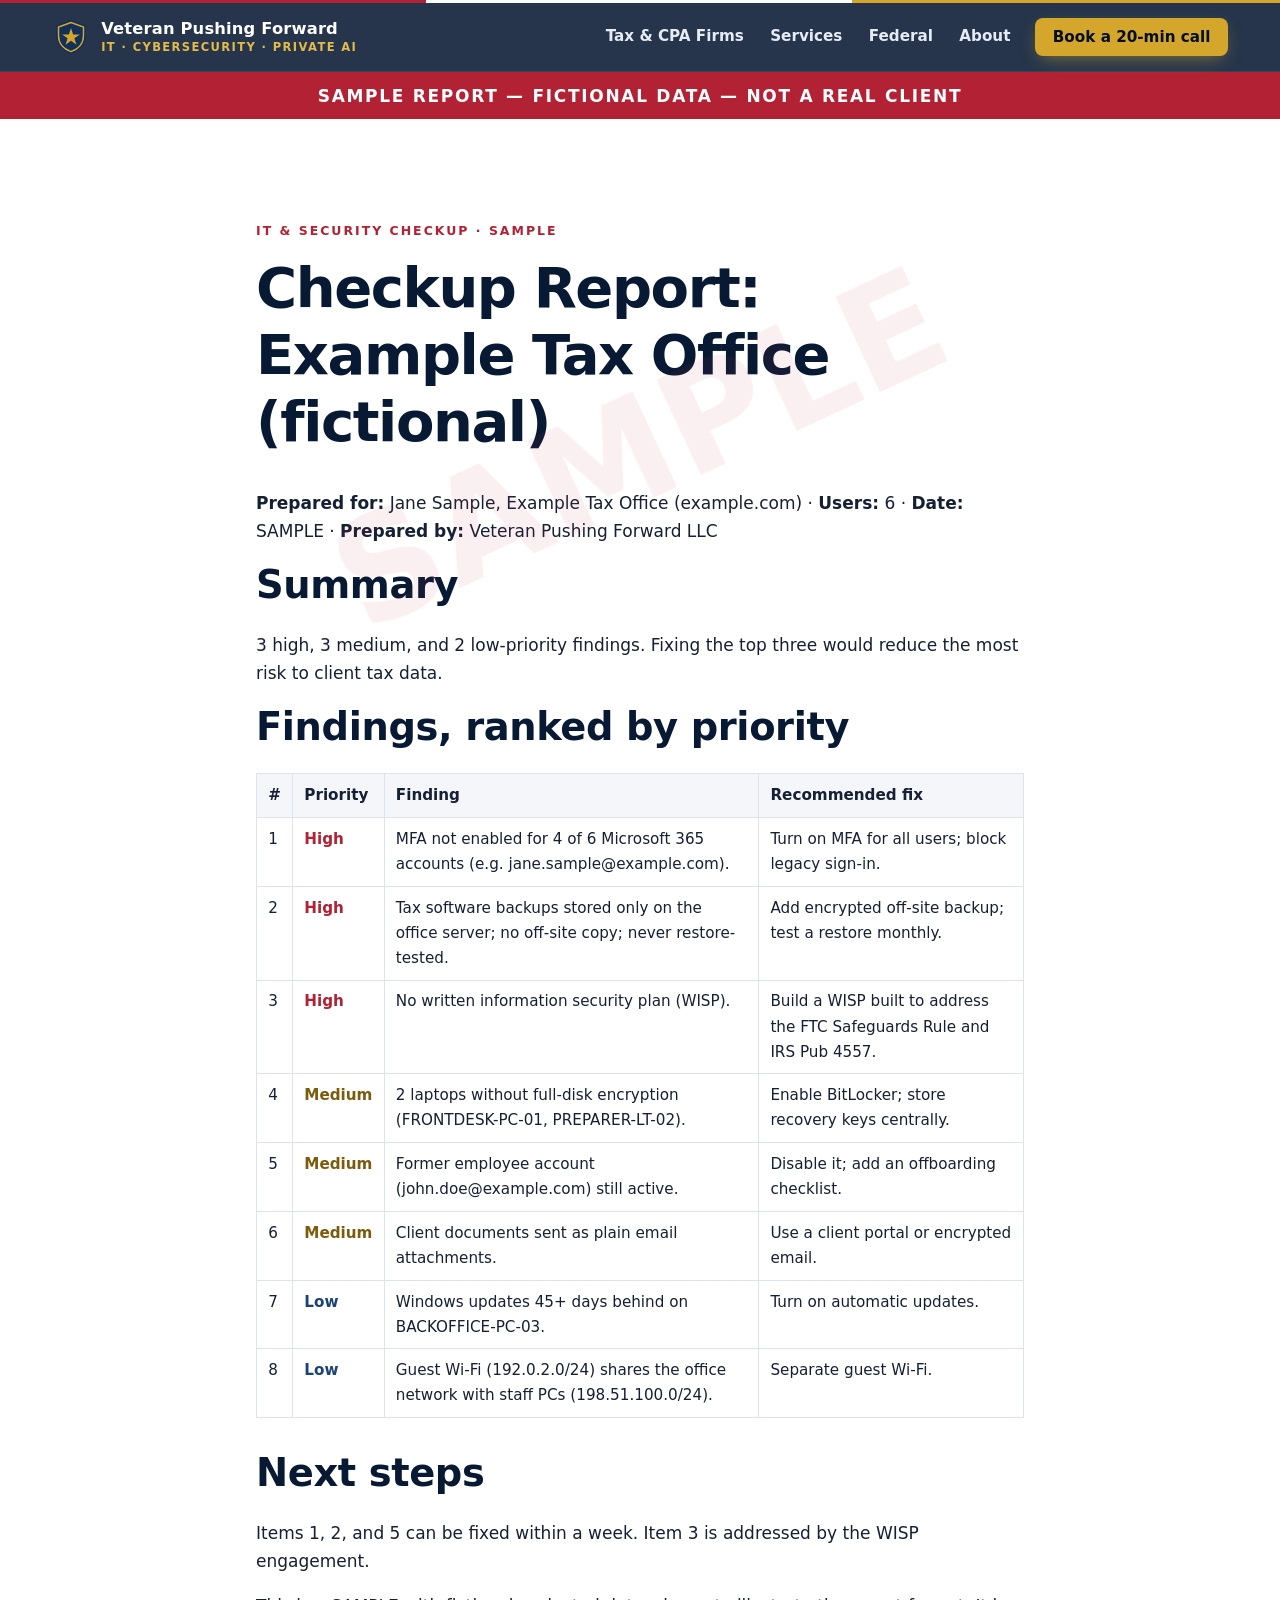
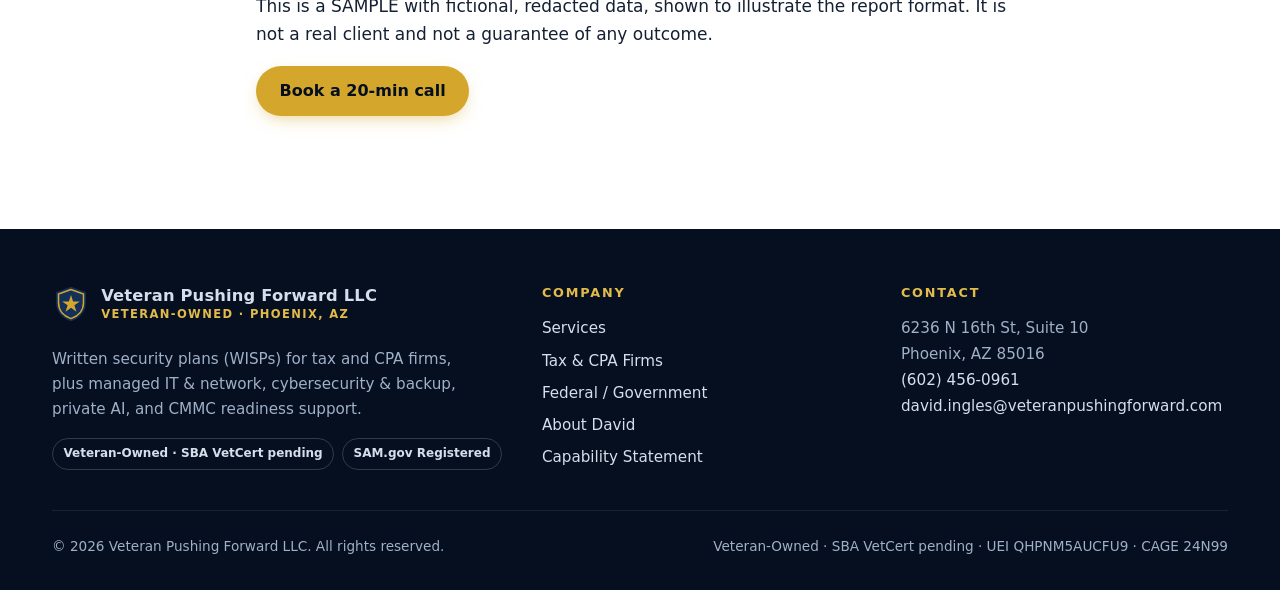
<file: sample-checkup.html>
<!doctype html>
<html lang="en">
<head>
  <meta charset="utf-8">
  <meta name="viewport" content="width=device-width, initial-scale=1">
  <meta http-equiv="Content-Security-Policy" content="default-src 'self'; img-src 'self' data:; style-src 'self'; script-src 'self'; object-src 'none'; base-uri 'self'; form-action https://formspree.io">
  <meta name="referrer" content="strict-origin-when-cross-origin">
  <title>SAMPLE Checkup Report (fictional) | Veteran Pushing Forward LLC</title>
  <meta name="description" content="A sample IT &amp; Security Checkup report with fictional, redacted data.">
  <link rel="canonical" href="https://veteranpushingforward.com/sample-checkup.html">
  <meta name="robots" content="noindex">
  <meta name="theme-color" content="#081a33">
  <link rel="icon" href="/favicon.svg" type="image/svg+xml">

  <!-- Open Graph / social -->
  <meta property="og:type" content="website">
  <meta property="og:site_name" content="Veteran Pushing Forward LLC">
  <meta property="og:title" content="Veteran Pushing Forward LLC — Managed IT, Cybersecurity &amp; Private AI">
  <meta property="og:description" content="Veteran-owned IT and cybersecurity for professional services firms and government contractors. Based in Phoenix, Arizona.">
  <meta property="og:url" content="https://veteranpushingforward.com/sample-checkup.html">
  <meta property="og:image" content="https://veteranpushingforward.com/assets/img/og-image.png">
  <meta property="og:image:width" content="1200">
  <meta property="og:image:height" content="630">
  <meta property="og:image:alt" content="Veteran Pushing Forward LLC — Managed IT, Cybersecurity and Private AI. Veteran-Owned · SBA VetCert pending, Phoenix, Arizona.">
  <meta property="og:locale" content="en_US">
  <meta name="twitter:card" content="summary_large_image">
  <meta name="twitter:title" content="Veteran Pushing Forward LLC — Managed IT, Cybersecurity &amp; Private AI">
  <meta name="twitter:description" content="Veteran-owned IT and cybersecurity for professional services firms and government contractors. Based in Phoenix, Arizona.">
  <meta name="twitter:image" content="https://veteranpushingforward.com/assets/img/og-image.png">

  <link rel="stylesheet" href="/assets/css/styles.css">
</head>
<body>
<svg xmlns="http://www.w3.org/2000/svg" class="visually-hidden" aria-hidden="true" focusable="false">
  <defs>
    <symbol id="i-shield" viewBox="0 0 24 24" fill="none" stroke="currentColor" stroke-width="1.8" stroke-linecap="round" stroke-linejoin="round"><path d="M12 3 4 6v6c0 5 3.4 8.6 8 10 4.6-1.4 8-5 8-10V6l-8-3z"/><path d="m9 12 2 2 4-4"/></symbol>
    <symbol id="i-server" viewBox="0 0 24 24" fill="none" stroke="currentColor" stroke-width="1.8" stroke-linecap="round" stroke-linejoin="round"><rect x="3" y="4" width="18" height="7" rx="2"/><rect x="3" y="13" width="18" height="7" rx="2"/><path d="M7 7.5h.01M7 16.5h.01M11 7.5h6M11 16.5h6"/></symbol>
    <symbol id="i-lock" viewBox="0 0 24 24" fill="none" stroke="currentColor" stroke-width="1.8" stroke-linecap="round" stroke-linejoin="round"><rect x="4" y="11" width="16" height="10" rx="2"/><path d="M8 11V7a4 4 0 0 1 8 0v4"/><path d="M12 15v2"/></symbol>
    <symbol id="i-cpu" viewBox="0 0 24 24" fill="none" stroke="currentColor" stroke-width="1.8" stroke-linecap="round" stroke-linejoin="round"><rect x="6" y="6" width="12" height="12" rx="2"/><rect x="9.5" y="9.5" width="5" height="5" rx="1"/><path d="M9 2v4M15 2v4M9 18v4M15 18v4M2 9h4M2 15h4M18 9h4M18 15h4"/></symbol>
    <symbol id="i-network" viewBox="0 0 24 24" fill="none" stroke="currentColor" stroke-width="1.8" stroke-linecap="round" stroke-linejoin="round"><circle cx="12" cy="5" r="2.5"/><circle cx="5" cy="19" r="2.5"/><circle cx="19" cy="19" r="2.5"/><path d="M12 7.5v4M12 11.5 6.5 17M12 11.5l5.5 5.5"/></symbol>
    <symbol id="i-layers" viewBox="0 0 24 24" fill="none" stroke="currentColor" stroke-width="1.8" stroke-linecap="round" stroke-linejoin="round"><path d="m12 3 9 5-9 5-9-5 9-5z"/><path d="m3 12.5 9 5 9-5"/><path d="m3 17 9 5 9-5"/></symbol>
    <symbol id="i-backup" viewBox="0 0 24 24" fill="none" stroke="currentColor" stroke-width="1.8" stroke-linecap="round" stroke-linejoin="round"><path d="M3 12a9 9 0 0 1 15.5-6.2L21 8"/><path d="M21 3v5h-5"/><path d="M21 12a9 9 0 0 1-15.5 6.2L3 16"/><path d="M3 21v-5h5"/></symbol>
    <symbol id="i-clipboard" viewBox="0 0 24 24" fill="none" stroke="currentColor" stroke-width="1.8" stroke-linecap="round" stroke-linejoin="round"><rect x="5" y="4" width="14" height="17" rx="2"/><path d="M9 4V2.8h6V4"/><path d="m9 13 2 2 4-4"/></symbol>
    <symbol id="i-check" viewBox="0 0 24 24" fill="none" stroke="currentColor" stroke-width="2" stroke-linecap="round" stroke-linejoin="round"><circle cx="12" cy="12" r="9"/><path d="m8 12 3 3 5-6"/></symbol>
    <symbol id="i-clock" viewBox="0 0 24 24" fill="none" stroke="currentColor" stroke-width="2" stroke-linecap="round" stroke-linejoin="round"><circle cx="12" cy="12" r="9"/><path d="M12 7v5l3 2"/></symbol>
    <symbol id="i-star" viewBox="0 0 24 24" fill="currentColor"><path d="m12 2.5 2.9 6 6.6.9-4.8 4.6 1.2 6.5L12 17.4l-5.9 3.1 1.2-6.5-4.8-4.6 6.6-.9z"/></symbol>
    <symbol id="i-pin" viewBox="0 0 24 24" fill="none" stroke="currentColor" stroke-width="1.8" stroke-linecap="round" stroke-linejoin="round"><path d="M12 21s-7-6.2-7-11.5a7 7 0 0 1 14 0C19 14.8 12 21 12 21z"/><circle cx="12" cy="9.5" r="2.5"/></symbol>
    <symbol id="i-mail" viewBox="0 0 24 24" fill="none" stroke="currentColor" stroke-width="1.8" stroke-linecap="round" stroke-linejoin="round"><rect x="3" y="5" width="18" height="14" rx="2"/><path d="m3 7 9 6 9-6"/></symbol>
    <symbol id="i-phone" viewBox="0 0 24 24" fill="none" stroke="currentColor" stroke-width="1.8" stroke-linecap="round" stroke-linejoin="round"><path d="M5 4h4l2 5-2.5 1.5a11 11 0 0 0 5 5L15 13l5 2v4a2 2 0 0 1-2 2A16 16 0 0 1 3 6a2 2 0 0 1 2-2z"/></symbol>
    <symbol id="i-briefcase" viewBox="0 0 24 24" fill="none" stroke="currentColor" stroke-width="1.8" stroke-linecap="round" stroke-linejoin="round"><rect x="3" y="7" width="18" height="13" rx="2"/><path d="M9 7V5a2 2 0 0 1 2-2h2a2 2 0 0 1 2 2v2"/><path d="M3 13h18"/></symbol>
    <symbol id="i-capitol" viewBox="0 0 24 24" fill="none" stroke="currentColor" stroke-width="1.8" stroke-linecap="round" stroke-linejoin="round"><path d="M3 21h18"/><path d="M5 21V10M9.5 21V10M14.5 21V10M19 21V10"/><path d="m12 3 9 5H3l9-5z"/></symbol>
    <symbol id="i-arrow" viewBox="0 0 24 24" fill="none" stroke="currentColor" stroke-width="2" stroke-linecap="round" stroke-linejoin="round"><path d="M5 12h14M13 6l6 6-6 6"/></symbol>
    <symbol id="i-calendar" viewBox="0 0 24 24" fill="none" stroke="currentColor" stroke-width="1.8" stroke-linecap="round" stroke-linejoin="round"><rect x="3" y="5" width="18" height="16" rx="2"/><path d="M16 3v4M8 3v4M3 10h18"/></symbol>
    <symbol id="i-file" viewBox="0 0 24 24" fill="none" stroke="currentColor" stroke-width="1.8" stroke-linecap="round" stroke-linejoin="round"><path d="M14 3H6a2 2 0 0 0-2 2v14a2 2 0 0 0 2 2h12a2 2 0 0 0 2-2V9l-6-6z"/><path d="M14 3v6h6M8 13h8M8 17h6"/></symbol>
    <symbol id="i-flag" viewBox="0 0 24 24" fill="none" stroke="currentColor" stroke-width="1.8" stroke-linecap="round" stroke-linejoin="round"><path d="M5 21V4"/><path d="M5 4h12l-2.5 4L17 12H5"/></symbol>
    <symbol id="i-target" viewBox="0 0 24 24" fill="none" stroke="currentColor" stroke-width="1.8" stroke-linecap="round" stroke-linejoin="round"><circle cx="12" cy="12" r="9"/><circle cx="12" cy="12" r="5"/><circle cx="12" cy="12" r="1"/></symbol>
    <symbol id="i-user" viewBox="0 0 24 24" fill="none" stroke="currentColor" stroke-width="1.8" stroke-linecap="round" stroke-linejoin="round"><circle cx="12" cy="8" r="4"/><path d="M4 21a8 8 0 0 1 16 0"/></symbol>
    <symbol id="i-book" viewBox="0 0 24 24" fill="none" stroke="currentColor" stroke-width="1.8" stroke-linecap="round" stroke-linejoin="round"><path d="M4 5a2 2 0 0 1 2-2h14v16H6a2 2 0 0 0-2 2V5z"/><path d="M4 19a2 2 0 0 1 2-2h14"/></symbol>
    <symbol id="i-doc-lock" viewBox="0 0 24 24" fill="none" stroke="currentColor" stroke-width="1.8" stroke-linecap="round" stroke-linejoin="round"><path d="M13 3H6a2 2 0 0 0-2 2v14a2 2 0 0 0 2 2h5"/><path d="M13 3v5h5v3"/><rect x="14" y="16" width="7" height="5" rx="1"/><path d="M15.5 16v-1.5a2 2 0 0 1 4 0V16"/></symbol>
    <symbol id="i-print" viewBox="0 0 24 24" fill="none" stroke="currentColor" stroke-width="1.8" stroke-linecap="round" stroke-linejoin="round"><path d="M6 9V3h12v6"/><rect x="3" y="9" width="18" height="8" rx="2"/><path d="M6 14h12v7H6z"/></symbol>
    <symbol id="i-menu" viewBox="0 0 24 24" fill="none" stroke="currentColor" stroke-width="2" stroke-linecap="round"><path d="M4 7h16M4 12h16M4 17h16"/></symbol>
    <symbol id="i-x" viewBox="0 0 24 24" fill="none" stroke="currentColor" stroke-width="2" stroke-linecap="round"><path d="M6 6l12 12M18 6 6 18"/></symbol>
    <symbol id="i-handshake" viewBox="0 0 24 24" fill="none" stroke="currentColor" stroke-width="1.8" stroke-linecap="round" stroke-linejoin="round"><path d="M2 11 6 7l4 2 3-2 3 1 4-1 2 4"/><path d="m6 7 0 0M2 11l6 6 2-1 2 2 2-1 2 1 4-5"/><path d="m10 9 3 3a1.5 1.5 0 0 0 2-2l-2-2"/></symbol>
  </defs>
</svg>
  <a class="skip-link" href="#main">Skip to main content</a>

  <header class="site-header">
    <div class="container nav-wrap">
      <a class="brand" href="/" aria-label="Veteran Pushing Forward LLC — home">
        <svg class="brand-mark" viewBox="0 0 64 64" aria-hidden="true" focusable="false"><path d="M32 3 7 12v18c0 15.5 10.6 26.6 25 31 14.4-4.4 25-15.5 25-31V12L32 3z" fill="#13305a"/><path d="M32 7.6 11 15.2V30c0 13.2 8.8 22.7 21 26.7 12.2-4 21-13.5 21-26.7V15.2L32 7.6z" fill="none" stroke="#d4a72c" stroke-width="2.5"/><path d="m32 17 3.5 10.7h11.3l-9.1 6.6 3.5 10.7-9.2-6.6-9.2 6.6 3.5-10.7-9.1-6.6h11.3z" fill="#d4a72c"/></svg>
        <span class="brand-text">
          <span class="brand-name">Veteran Pushing Forward</span>
          <span class="brand-sub">IT · Cybersecurity · Private AI</span>
        </span>
      </a>
      <button class="nav-toggle" type="button" aria-expanded="false" aria-controls="site-nav">
        <span class="visually-hidden">Menu</span>
        <svg class="icon-open" aria-hidden="true"><use href="/#i-menu"/></svg>
        <svg class="icon-close" aria-hidden="true"><use href="/#i-x"/></svg>
      </button>
      <nav class="site-nav" id="site-nav" aria-label="Primary">
        <ul>
          <li><a href="/tax-firms.html">Tax &amp; CPA Firms</a></li>
          <li><a href="/#services">Services</a></li>
          <li><a href="/#federal">Federal</a></li>
          <li><a href="/#about">About</a></li>
          <li class="nav-cta"><a class="btn btn-primary" href="/#contact" data-booking>Book a 20-min call</a></li>
        </ul>
      </nav>
    </div>
  </header>

  <main id="main">
    <div class="sample-banner">SAMPLE REPORT — FICTIONAL DATA — NOT A REAL CLIENT</div>
    <div class="watermark" aria-hidden="true">SAMPLE</div>
    <section class="section" aria-labelledby="rep-title">
      <div class="container report">
        <span class="kicker">IT &amp; Security Checkup · SAMPLE</span>
        <h1 id="rep-title">Checkup Report: Example Tax Office (fictional)</h1>
        <p><strong>Prepared for:</strong> Jane Sample, Example Tax Office (example.com) · <strong>Users:</strong> 6 · <strong>Date:</strong> SAMPLE · <strong>Prepared by:</strong> Veteran Pushing Forward LLC</p>
        <h2>Summary</h2>
        <p>3 high, 3 medium, and 2 low-priority findings. Fixing the top three would reduce the most risk to client tax data.</p>
        <h2>Findings, ranked by priority</h2>
        <table>
          <thead><tr><th>#</th><th>Priority</th><th>Finding</th><th>Recommended fix</th></tr></thead>
          <tbody>
            <tr><td>1</td><td class="sev sev-high">High</td><td>MFA not enabled for 4 of 6 Microsoft 365 accounts (e.g. jane.sample@example.com).</td><td>Turn on MFA for all users; block legacy sign-in.</td></tr>
            <tr><td>2</td><td class="sev sev-high">High</td><td>Tax software backups stored only on the office server; no off-site copy; never restore-tested.</td><td>Add encrypted off-site backup; test a restore monthly.</td></tr>
            <tr><td>3</td><td class="sev sev-high">High</td><td>No written information security plan (WISP).</td><td>Build a WISP built to address the FTC Safeguards Rule and IRS Pub 4557.</td></tr>
            <tr><td>4</td><td class="sev sev-med">Medium</td><td>2 laptops without full-disk encryption (FRONTDESK-PC-01, PREPARER-LT-02).</td><td>Enable BitLocker; store recovery keys centrally.</td></tr>
            <tr><td>5</td><td class="sev sev-med">Medium</td><td>Former employee account (john.doe@example.com) still active.</td><td>Disable it; add an offboarding checklist.</td></tr>
            <tr><td>6</td><td class="sev sev-med">Medium</td><td>Client documents sent as plain email attachments.</td><td>Use a client portal or encrypted email.</td></tr>
            <tr><td>7</td><td class="sev sev-low">Low</td><td>Windows updates 45+ days behind on BACKOFFICE-PC-03.</td><td>Turn on automatic updates.</td></tr>
            <tr><td>8</td><td class="sev sev-low">Low</td><td>Guest Wi-Fi (192.0.2.0/24) shares the office network with staff PCs (198.51.100.0/24).</td><td>Separate guest Wi-Fi.</td></tr>
          </tbody>
        </table>
        <h2>Next steps</h2>
        <p>Items 1, 2, and 5 can be fixed within a week. Item 3 is addressed by the WISP engagement.</p>
        <p class="note">This is a SAMPLE with fictional, redacted data, shown to illustrate the report format. It is not a real client and not a guarantee of any outcome.</p>
        <p><a class="btn btn-primary" href="/#contact" data-booking>Book a 20-min call</a></p>
      </div>
    </section>
  </main>

  <footer class="site-footer">
    <div class="container">
      <div class="footer-grid">
        <div class="footer-brand">
          <a class="brand" href="/" aria-label="Veteran Pushing Forward LLC — home">
            <svg class="brand-mark" viewBox="0 0 64 64" aria-hidden="true" focusable="false"><path d="M32 3 7 12v18c0 15.5 10.6 26.6 25 31 14.4-4.4 25-15.5 25-31V12L32 3z" fill="#13305a"/><path d="M32 7.6 11 15.2V30c0 13.2 8.8 22.7 21 26.7 12.2-4 21-13.5 21-26.7V15.2L32 7.6z" fill="none" stroke="#d4a72c" stroke-width="2.5"/><path d="m32 17 3.5 10.7h11.3l-9.1 6.6 3.5 10.7-9.2-6.6-9.2 6.6 3.5-10.7-9.1-6.6h11.3z" fill="#d4a72c"/></svg>
            <span class="brand-text">
              <span class="brand-name">Veteran Pushing Forward LLC</span>
              <span class="brand-sub">Veteran-owned · Phoenix, AZ</span>
            </span>
          </a>
          <p>Written security plans (WISPs) for tax and CPA firms, plus managed IT &amp; network, cybersecurity &amp; backup, private AI, and CMMC readiness support.</p>
          <div class="footer-badges">
            <span>Veteran-Owned · SBA VetCert pending</span>
            <span>SAM.gov Registered</span>
          </div>
        </div>
        <nav aria-label="Footer">
          <h2>Company</h2>
          <ul>
            <li><a href="/#services">Services</a></li>
            <li><a href="/tax-firms.html">Tax &amp; CPA Firms</a></li>
            <li><a href="/#federal">Federal / Government</a></li>
            <li><a href="/#about">About David</a></li>
            <li><a href="/capabilities.html">Capability Statement</a></li>
          </ul>
        </nav>
        <div>
          <h2>Contact</h2>
          <address>
            6236 N 16th St, Suite 10<br>
            Phoenix, AZ 85016<br>
            <a href="tel:+16024560961">(602) 456-0961</a><br>
            <a href="mailto:david.ingles@veteranpushingforward.com">david.ingles@veteranpushingforward.com</a>
          </address>
        </div>
      </div>
      <div class="footer-bottom">
        <span>© 2026 Veteran Pushing Forward LLC. All rights reserved.</span>
        <span>Veteran-Owned · SBA VetCert pending · UEI QHPNM5AUCFU9 · CAGE 24N99</span>
      </div>
    </div>
  </footer>
  <script src="/assets/js/main.js" defer></script>
</body>
</html>
</file>
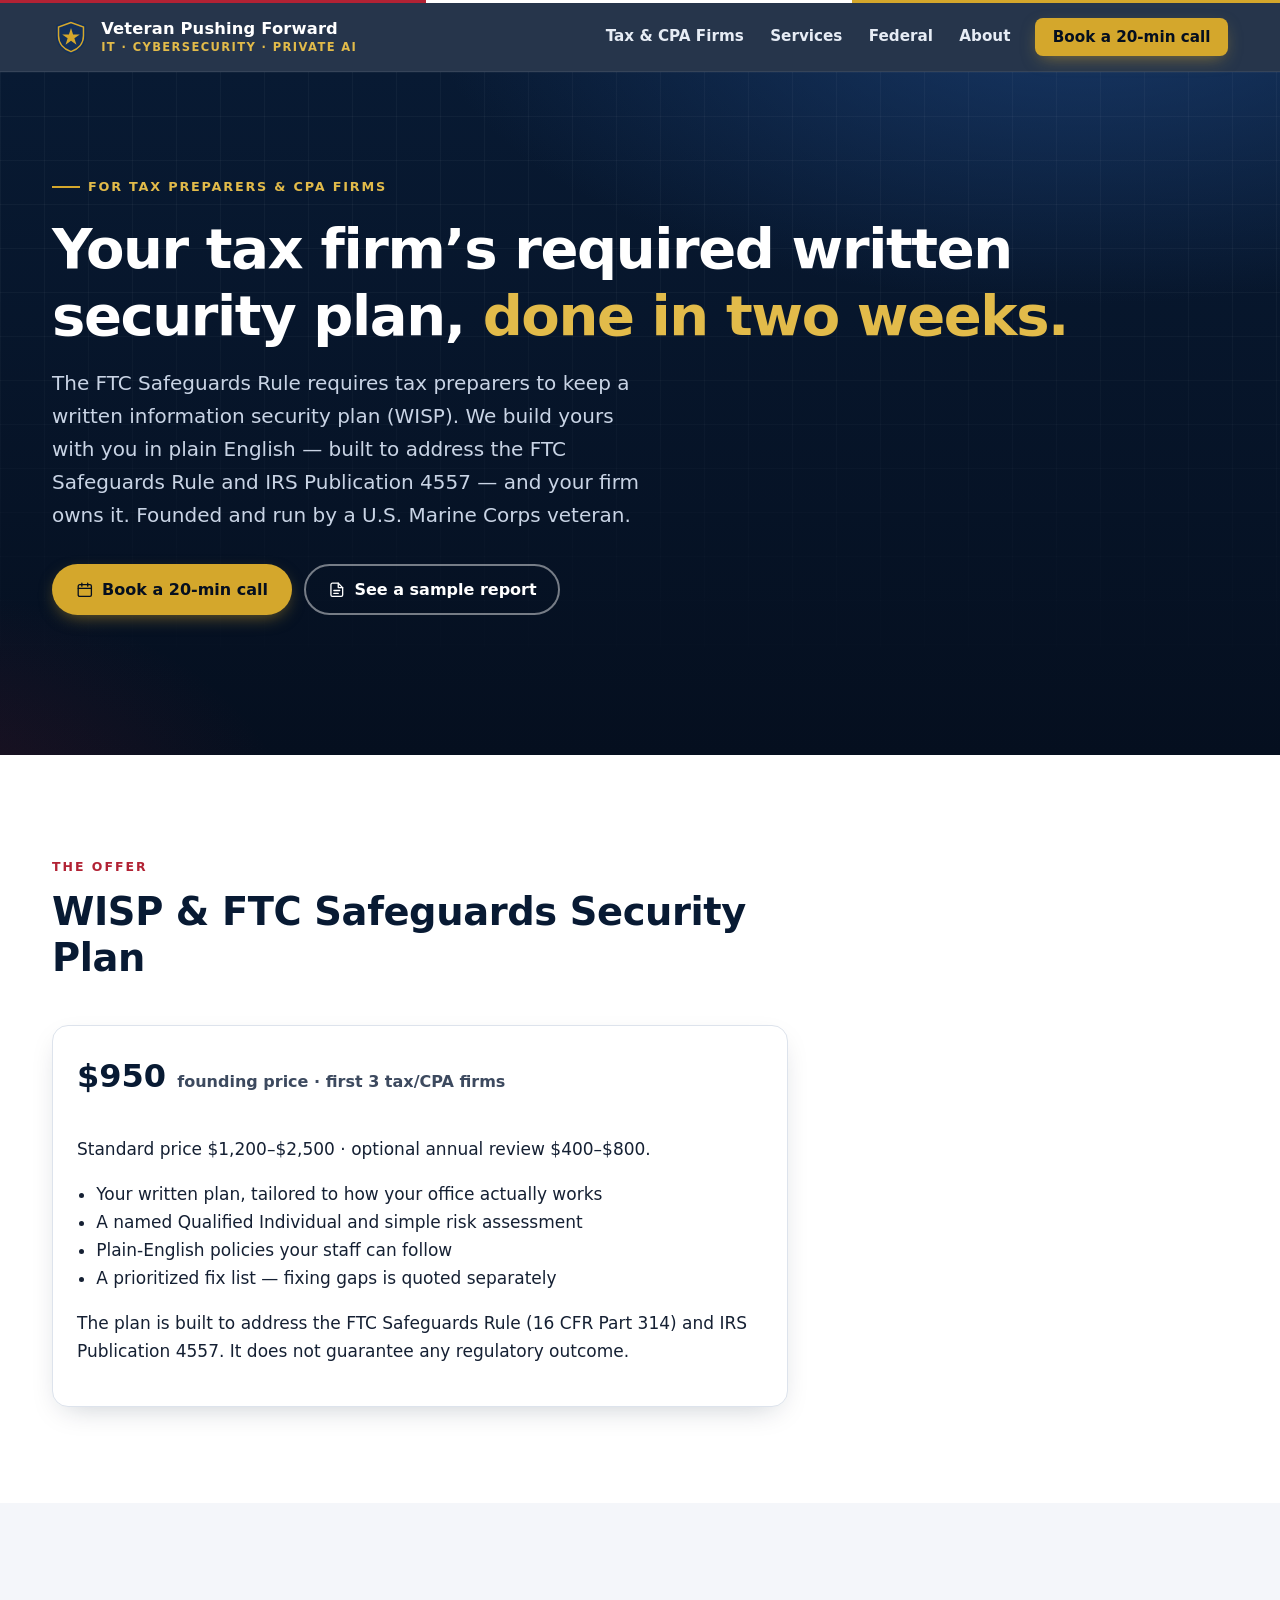
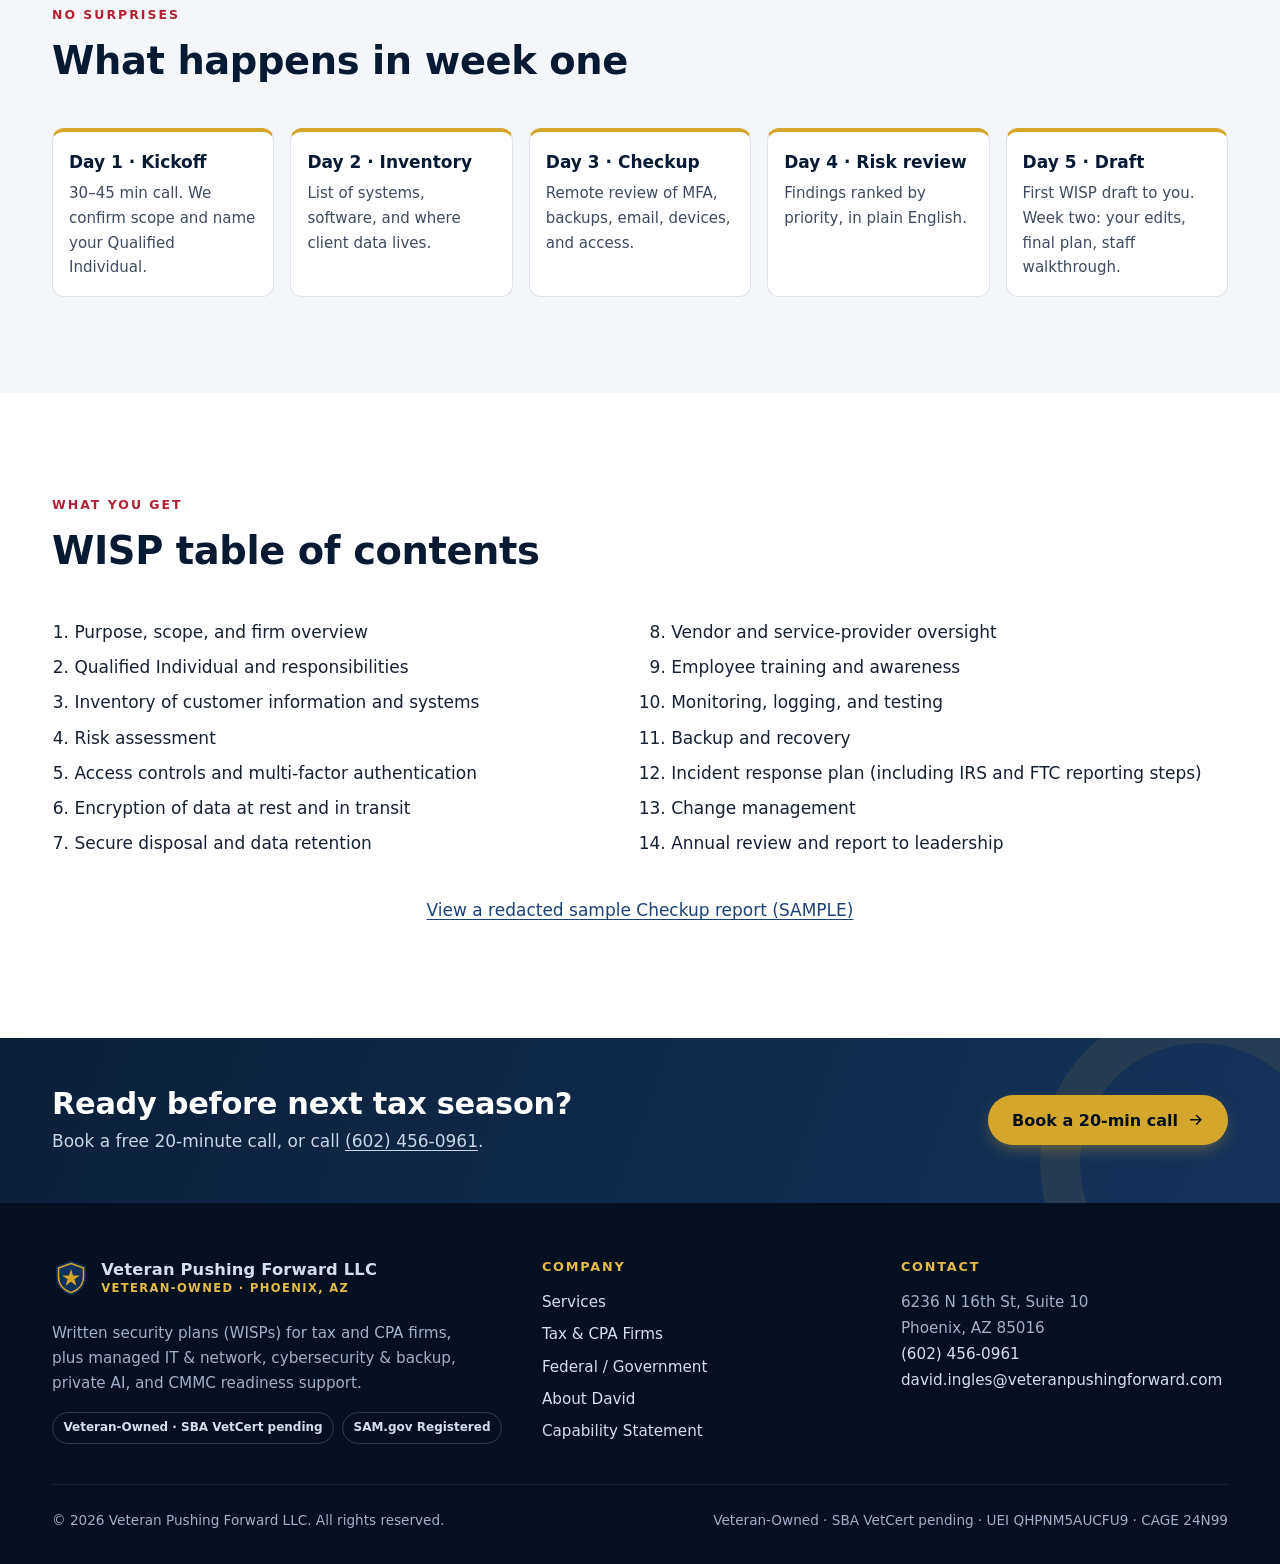
<file: tax-firms.html>
<!doctype html>
<html lang="en">
<head>
  <meta charset="utf-8">
  <meta name="viewport" content="width=device-width, initial-scale=1">
  <meta http-equiv="Content-Security-Policy" content="default-src 'self'; img-src 'self' data:; style-src 'self'; script-src 'self'; object-src 'none'; base-uri 'self'; form-action https://formspree.io">
  <meta name="referrer" content="strict-origin-when-cross-origin">
  <title>Written Information Security Plan for Tax &amp; CPA Firms, Done in Two Weeks | Veteran Pushing Forward</title>
  <meta name="description" content="A plain-English written information security plan (WISP) for tax and CPA firms, built to address the FTC Safeguards Rule and IRS Publication 4557. Done in two weeks. $950 founding price.">
  <link rel="canonical" href="https://veteranpushingforward.com/tax-firms.html">
  <meta name="theme-color" content="#081a33">
  <link rel="icon" href="/favicon.svg" type="image/svg+xml">

  <!-- Open Graph / social -->
  <meta property="og:type" content="website">
  <meta property="og:site_name" content="Veteran Pushing Forward LLC">
  <meta property="og:title" content="Written Information Security Plan for Tax &amp; CPA Firms, Done in Two Weeks | Veteran Pushing Forward">
  <meta property="og:description" content="A plain-English written information security plan (WISP) for tax and CPA firms, built to address the FTC Safeguards Rule and IRS Publication 4557. Done in two weeks. $950 founding price.">
  <meta property="og:url" content="https://veteranpushingforward.com/tax-firms.html">
  <meta property="og:image" content="https://veteranpushingforward.com/assets/img/og-tax-firms.png">
  <meta property="og:image:width" content="1200">
  <meta property="og:image:height" content="630">
  <meta property="og:image:alt" content="Your firm’s written security plan, done in two weeks. Built to address the FTC Safeguards Rule and IRS Pub 4557. $950 founding price. Veteran-owned, Phoenix, Arizona.">
  <meta property="og:locale" content="en_US">
  <meta name="twitter:card" content="summary_large_image">
  <meta name="twitter:title" content="Written Information Security Plan for Tax &amp; CPA Firms, Done in Two Weeks | Veteran Pushing Forward">
  <meta name="twitter:description" content="A plain-English written information security plan (WISP) for tax and CPA firms, built to address the FTC Safeguards Rule and IRS Publication 4557. Done in two weeks. $950 founding price.">
  <meta name="twitter:url" content="https://veteranpushingforward.com/tax-firms.html">
  <meta name="twitter:image" content="https://veteranpushingforward.com/assets/img/og-tax-firms.png">

  <link rel="stylesheet" href="/assets/css/styles.css">
</head>
<body>
<svg xmlns="http://www.w3.org/2000/svg" class="visually-hidden" aria-hidden="true" focusable="false">
  <defs>
    <symbol id="i-shield" viewBox="0 0 24 24" fill="none" stroke="currentColor" stroke-width="1.8" stroke-linecap="round" stroke-linejoin="round"><path d="M12 3 4 6v6c0 5 3.4 8.6 8 10 4.6-1.4 8-5 8-10V6l-8-3z"/><path d="m9 12 2 2 4-4"/></symbol>
    <symbol id="i-server" viewBox="0 0 24 24" fill="none" stroke="currentColor" stroke-width="1.8" stroke-linecap="round" stroke-linejoin="round"><rect x="3" y="4" width="18" height="7" rx="2"/><rect x="3" y="13" width="18" height="7" rx="2"/><path d="M7 7.5h.01M7 16.5h.01M11 7.5h6M11 16.5h6"/></symbol>
    <symbol id="i-lock" viewBox="0 0 24 24" fill="none" stroke="currentColor" stroke-width="1.8" stroke-linecap="round" stroke-linejoin="round"><rect x="4" y="11" width="16" height="10" rx="2"/><path d="M8 11V7a4 4 0 0 1 8 0v4"/><path d="M12 15v2"/></symbol>
    <symbol id="i-cpu" viewBox="0 0 24 24" fill="none" stroke="currentColor" stroke-width="1.8" stroke-linecap="round" stroke-linejoin="round"><rect x="6" y="6" width="12" height="12" rx="2"/><rect x="9.5" y="9.5" width="5" height="5" rx="1"/><path d="M9 2v4M15 2v4M9 18v4M15 18v4M2 9h4M2 15h4M18 9h4M18 15h4"/></symbol>
    <symbol id="i-network" viewBox="0 0 24 24" fill="none" stroke="currentColor" stroke-width="1.8" stroke-linecap="round" stroke-linejoin="round"><circle cx="12" cy="5" r="2.5"/><circle cx="5" cy="19" r="2.5"/><circle cx="19" cy="19" r="2.5"/><path d="M12 7.5v4M12 11.5 6.5 17M12 11.5l5.5 5.5"/></symbol>
    <symbol id="i-layers" viewBox="0 0 24 24" fill="none" stroke="currentColor" stroke-width="1.8" stroke-linecap="round" stroke-linejoin="round"><path d="m12 3 9 5-9 5-9-5 9-5z"/><path d="m3 12.5 9 5 9-5"/><path d="m3 17 9 5 9-5"/></symbol>
    <symbol id="i-backup" viewBox="0 0 24 24" fill="none" stroke="currentColor" stroke-width="1.8" stroke-linecap="round" stroke-linejoin="round"><path d="M3 12a9 9 0 0 1 15.5-6.2L21 8"/><path d="M21 3v5h-5"/><path d="M21 12a9 9 0 0 1-15.5 6.2L3 16"/><path d="M3 21v-5h5"/></symbol>
    <symbol id="i-clipboard" viewBox="0 0 24 24" fill="none" stroke="currentColor" stroke-width="1.8" stroke-linecap="round" stroke-linejoin="round"><rect x="5" y="4" width="14" height="17" rx="2"/><path d="M9 4V2.8h6V4"/><path d="m9 13 2 2 4-4"/></symbol>
    <symbol id="i-check" viewBox="0 0 24 24" fill="none" stroke="currentColor" stroke-width="2" stroke-linecap="round" stroke-linejoin="round"><circle cx="12" cy="12" r="9"/><path d="m8 12 3 3 5-6"/></symbol>
    <symbol id="i-clock" viewBox="0 0 24 24" fill="none" stroke="currentColor" stroke-width="2" stroke-linecap="round" stroke-linejoin="round"><circle cx="12" cy="12" r="9"/><path d="M12 7v5l3 2"/></symbol>
    <symbol id="i-star" viewBox="0 0 24 24" fill="currentColor"><path d="m12 2.5 2.9 6 6.6.9-4.8 4.6 1.2 6.5L12 17.4l-5.9 3.1 1.2-6.5-4.8-4.6 6.6-.9z"/></symbol>
    <symbol id="i-pin" viewBox="0 0 24 24" fill="none" stroke="currentColor" stroke-width="1.8" stroke-linecap="round" stroke-linejoin="round"><path d="M12 21s-7-6.2-7-11.5a7 7 0 0 1 14 0C19 14.8 12 21 12 21z"/><circle cx="12" cy="9.5" r="2.5"/></symbol>
    <symbol id="i-mail" viewBox="0 0 24 24" fill="none" stroke="currentColor" stroke-width="1.8" stroke-linecap="round" stroke-linejoin="round"><rect x="3" y="5" width="18" height="14" rx="2"/><path d="m3 7 9 6 9-6"/></symbol>
    <symbol id="i-phone" viewBox="0 0 24 24" fill="none" stroke="currentColor" stroke-width="1.8" stroke-linecap="round" stroke-linejoin="round"><path d="M5 4h4l2 5-2.5 1.5a11 11 0 0 0 5 5L15 13l5 2v4a2 2 0 0 1-2 2A16 16 0 0 1 3 6a2 2 0 0 1 2-2z"/></symbol>
    <symbol id="i-briefcase" viewBox="0 0 24 24" fill="none" stroke="currentColor" stroke-width="1.8" stroke-linecap="round" stroke-linejoin="round"><rect x="3" y="7" width="18" height="13" rx="2"/><path d="M9 7V5a2 2 0 0 1 2-2h2a2 2 0 0 1 2 2v2"/><path d="M3 13h18"/></symbol>
    <symbol id="i-capitol" viewBox="0 0 24 24" fill="none" stroke="currentColor" stroke-width="1.8" stroke-linecap="round" stroke-linejoin="round"><path d="M3 21h18"/><path d="M5 21V10M9.5 21V10M14.5 21V10M19 21V10"/><path d="m12 3 9 5H3l9-5z"/></symbol>
    <symbol id="i-arrow" viewBox="0 0 24 24" fill="none" stroke="currentColor" stroke-width="2" stroke-linecap="round" stroke-linejoin="round"><path d="M5 12h14M13 6l6 6-6 6"/></symbol>
    <symbol id="i-calendar" viewBox="0 0 24 24" fill="none" stroke="currentColor" stroke-width="1.8" stroke-linecap="round" stroke-linejoin="round"><rect x="3" y="5" width="18" height="16" rx="2"/><path d="M16 3v4M8 3v4M3 10h18"/></symbol>
    <symbol id="i-file" viewBox="0 0 24 24" fill="none" stroke="currentColor" stroke-width="1.8" stroke-linecap="round" stroke-linejoin="round"><path d="M14 3H6a2 2 0 0 0-2 2v14a2 2 0 0 0 2 2h12a2 2 0 0 0 2-2V9l-6-6z"/><path d="M14 3v6h6M8 13h8M8 17h6"/></symbol>
    <symbol id="i-flag" viewBox="0 0 24 24" fill="none" stroke="currentColor" stroke-width="1.8" stroke-linecap="round" stroke-linejoin="round"><path d="M5 21V4"/><path d="M5 4h12l-2.5 4L17 12H5"/></symbol>
    <symbol id="i-target" viewBox="0 0 24 24" fill="none" stroke="currentColor" stroke-width="1.8" stroke-linecap="round" stroke-linejoin="round"><circle cx="12" cy="12" r="9"/><circle cx="12" cy="12" r="5"/><circle cx="12" cy="12" r="1"/></symbol>
    <symbol id="i-user" viewBox="0 0 24 24" fill="none" stroke="currentColor" stroke-width="1.8" stroke-linecap="round" stroke-linejoin="round"><circle cx="12" cy="8" r="4"/><path d="M4 21a8 8 0 0 1 16 0"/></symbol>
    <symbol id="i-book" viewBox="0 0 24 24" fill="none" stroke="currentColor" stroke-width="1.8" stroke-linecap="round" stroke-linejoin="round"><path d="M4 5a2 2 0 0 1 2-2h14v16H6a2 2 0 0 0-2 2V5z"/><path d="M4 19a2 2 0 0 1 2-2h14"/></symbol>
    <symbol id="i-doc-lock" viewBox="0 0 24 24" fill="none" stroke="currentColor" stroke-width="1.8" stroke-linecap="round" stroke-linejoin="round"><path d="M13 3H6a2 2 0 0 0-2 2v14a2 2 0 0 0 2 2h5"/><path d="M13 3v5h5v3"/><rect x="14" y="16" width="7" height="5" rx="1"/><path d="M15.5 16v-1.5a2 2 0 0 1 4 0V16"/></symbol>
    <symbol id="i-print" viewBox="0 0 24 24" fill="none" stroke="currentColor" stroke-width="1.8" stroke-linecap="round" stroke-linejoin="round"><path d="M6 9V3h12v6"/><rect x="3" y="9" width="18" height="8" rx="2"/><path d="M6 14h12v7H6z"/></symbol>
    <symbol id="i-menu" viewBox="0 0 24 24" fill="none" stroke="currentColor" stroke-width="2" stroke-linecap="round"><path d="M4 7h16M4 12h16M4 17h16"/></symbol>
    <symbol id="i-x" viewBox="0 0 24 24" fill="none" stroke="currentColor" stroke-width="2" stroke-linecap="round"><path d="M6 6l12 12M18 6 6 18"/></symbol>
    <symbol id="i-handshake" viewBox="0 0 24 24" fill="none" stroke="currentColor" stroke-width="1.8" stroke-linecap="round" stroke-linejoin="round"><path d="M2 11 6 7l4 2 3-2 3 1 4-1 2 4"/><path d="m6 7 0 0M2 11l6 6 2-1 2 2 2-1 2 1 4-5"/><path d="m10 9 3 3a1.5 1.5 0 0 0 2-2l-2-2"/></symbol>
  </defs>
</svg>
  <a class="skip-link" href="#main">Skip to main content</a>

  <header class="site-header">
    <div class="container nav-wrap">
      <a class="brand" href="/" aria-label="Veteran Pushing Forward LLC — home">
        <svg class="brand-mark" viewBox="0 0 64 64" aria-hidden="true" focusable="false"><path d="M32 3 7 12v18c0 15.5 10.6 26.6 25 31 14.4-4.4 25-15.5 25-31V12L32 3z" fill="#13305a"/><path d="M32 7.6 11 15.2V30c0 13.2 8.8 22.7 21 26.7 12.2-4 21-13.5 21-26.7V15.2L32 7.6z" fill="none" stroke="#d4a72c" stroke-width="2.5"/><path d="m32 17 3.5 10.7h11.3l-9.1 6.6 3.5 10.7-9.2-6.6-9.2 6.6 3.5-10.7-9.1-6.6h11.3z" fill="#d4a72c"/></svg>
        <span class="brand-text">
          <span class="brand-name">Veteran Pushing Forward</span>
          <span class="brand-sub">IT · Cybersecurity · Private AI</span>
        </span>
      </a>
      <button class="nav-toggle" type="button" aria-expanded="false" aria-controls="site-nav">
        <span class="visually-hidden">Menu</span>
        <svg class="icon-open" aria-hidden="true"><use href="/#i-menu"/></svg>
        <svg class="icon-close" aria-hidden="true"><use href="/#i-x"/></svg>
      </button>
      <nav class="site-nav" id="site-nav" aria-label="Primary">
        <ul>
          <li><a href="/tax-firms.html">Tax &amp; CPA Firms</a></li>
          <li><a href="/#services">Services</a></li>
          <li><a href="/#federal">Federal</a></li>
          <li><a href="/#about">About</a></li>
          <li class="nav-cta"><a class="btn btn-primary" href="/#contact" data-booking>Book a 20-min call</a></li>
        </ul>
      </nav>
    </div>
  </header>

  <main id="main">
    <section class="hero" aria-labelledby="hero-title">
      <div class="container hero-single">
        <div class="hero-copy">
          <p class="eyebrow">For tax preparers &amp; CPA firms</p>
          <h1 id="hero-title">Your tax firm’s required written security plan, <span class="accent">done in two weeks.</span></h1>
          <p class="lead">The FTC Safeguards Rule requires tax preparers to keep a written information security plan (WISP). We build yours with you in plain English — built to address the FTC Safeguards Rule and IRS Publication 4557 — and your firm owns it. Founded and run by a U.S. Marine Corps veteran.</p>
          <div class="hero-actions">
            <a class="btn btn-primary" href="/#contact" data-booking><svg aria-hidden="true"><use href="#i-calendar"/></svg>Book a 20-min call</a>
            <a class="btn btn-ghost" href="/sample-checkup.html"><svg aria-hidden="true"><use href="#i-file"/></svg>See a sample report</a>
          </div>
        </div>
      </div>
    </section>

    <section class="section" aria-labelledby="offer-title">
      <div class="container">
        <div class="section-head"><span class="kicker">The offer</span><h2 id="offer-title">WISP &amp; FTC Safeguards Security Plan</h2></div>
        <div class="offer-box">
          <p class="big">$950 <span class="big-sub">founding price · first 3 tax/CPA firms</span></p>
          <p>Standard price $1,200–$2,500 · optional annual review $400–$800.</p>
          <ul>
            <li>Your written plan, tailored to how your office actually works</li>
            <li>A named Qualified Individual and simple risk assessment</li>
            <li>Plain-English policies your staff can follow</li>
            <li>A prioritized fix list — fixing gaps is quoted separately</li>
          </ul>
          <p class="note">The plan is built to address the FTC Safeguards Rule (16 CFR Part 314) and IRS Publication 4557. It does not guarantee any regulatory outcome.</p>
        </div>
      </div>
    </section>

    <section class="section section-alt" id="week-one" aria-labelledby="week-title">
      <div class="container">
        <div class="section-head"><span class="kicker">No surprises</span><h2 id="week-title">What happens in week one</h2></div>
        <ol class="timeline">
          <li><strong>Day 1 · Kickoff</strong><p>30–45 min call. We confirm scope and name your Qualified Individual.</p></li>
          <li><strong>Day 2 · Inventory</strong><p>List of systems, software, and where client data lives.</p></li>
          <li><strong>Day 3 · Checkup</strong><p>Remote review of MFA, backups, email, devices, and access.</p></li>
          <li><strong>Day 4 · Risk review</strong><p>Findings ranked by priority, in plain English.</p></li>
          <li><strong>Day 5 · Draft</strong><p>First WISP draft to you. Week two: your edits, final plan, staff walkthrough.</p></li>
        </ol>
      </div>
    </section>

    <section class="section" id="wisp-toc" aria-labelledby="toc-title">
      <div class="container">
        <div class="section-head"><span class="kicker">What you get</span><h2 id="toc-title">WISP table of contents</h2></div>
        <ol class="toc">
          <li>Purpose, scope, and firm overview</li>
          <li>Qualified Individual and responsibilities</li>
          <li>Inventory of customer information and systems</li>
          <li>Risk assessment</li>
          <li>Access controls and multi-factor authentication</li>
          <li>Encryption of data at rest and in transit</li>
          <li>Secure disposal and data retention</li>
          <li>Vendor and service-provider oversight</li>
          <li>Employee training and awareness</li>
          <li>Monitoring, logging, and testing</li>
          <li>Backup and recovery</li>
          <li>Incident response plan (including IRS and FTC reporting steps)</li>
          <li>Change management</li>
          <li>Annual review and report to leadership</li>
        </ol>
        <p class="proof-links"><a href="/sample-checkup.html">View a redacted sample Checkup report (SAMPLE)</a></p>
      </div>
    </section>

    <section class="cta-band" aria-labelledby="cta-title">
      <div class="container">
        <div><h2 id="cta-title">Ready before next tax season?</h2><p>Book a free 20-minute call, or call <a href="tel:+16024560961" class="inherit-link">(602) 456-0961</a>.</p></div>
        <a class="btn btn-primary" href="/#contact" data-booking>Book a 20-min call <svg aria-hidden="true"><use href="#i-arrow"/></svg></a>
      </div>
    </section>
  </main>

  <footer class="site-footer">
    <div class="container">
      <div class="footer-grid">
        <div class="footer-brand">
          <a class="brand" href="/" aria-label="Veteran Pushing Forward LLC — home">
            <svg class="brand-mark" viewBox="0 0 64 64" aria-hidden="true" focusable="false"><path d="M32 3 7 12v18c0 15.5 10.6 26.6 25 31 14.4-4.4 25-15.5 25-31V12L32 3z" fill="#13305a"/><path d="M32 7.6 11 15.2V30c0 13.2 8.8 22.7 21 26.7 12.2-4 21-13.5 21-26.7V15.2L32 7.6z" fill="none" stroke="#d4a72c" stroke-width="2.5"/><path d="m32 17 3.5 10.7h11.3l-9.1 6.6 3.5 10.7-9.2-6.6-9.2 6.6 3.5-10.7-9.1-6.6h11.3z" fill="#d4a72c"/></svg>
            <span class="brand-text">
              <span class="brand-name">Veteran Pushing Forward LLC</span>
              <span class="brand-sub">Veteran-owned · Phoenix, AZ</span>
            </span>
          </a>
          <p>Written security plans (WISPs) for tax and CPA firms, plus managed IT &amp; network, cybersecurity &amp; backup, private AI, and CMMC readiness support.</p>
          <div class="footer-badges">
            <span>Veteran-Owned · SBA VetCert pending</span>
            <span>SAM.gov Registered</span>
          </div>
        </div>
        <nav aria-label="Footer">
          <h2>Company</h2>
          <ul>
            <li><a href="/#services">Services</a></li>
            <li><a href="/tax-firms.html">Tax &amp; CPA Firms</a></li>
            <li><a href="/#federal">Federal / Government</a></li>
            <li><a href="/#about">About David</a></li>
            <li><a href="/capabilities.html">Capability Statement</a></li>
          </ul>
        </nav>
        <div>
          <h2>Contact</h2>
          <address>
            6236 N 16th St, Suite 10<br>
            Phoenix, AZ 85016<br>
            <a href="tel:+16024560961">(602) 456-0961</a><br>
            <a href="mailto:david.ingles@veteranpushingforward.com">david.ingles@veteranpushingforward.com</a>
          </address>
        </div>
      </div>
      <div class="footer-bottom">
        <span>© 2026 Veteran Pushing Forward LLC. All rights reserved.</span>
        <span>Veteran-Owned · SBA VetCert pending · UEI QHPNM5AUCFU9 · CAGE 24N99</span>
      </div>
    </div>
  </footer>
  <script src="/assets/js/main.js" defer></script>
</body>
</html>
</file>
<file: assets/css/styles.css>
/* ==========================================================================
   Veteran Pushing Forward LLC — main stylesheet
   Plain CSS, mobile-first. No build step.
   ========================================================================== */

:root {
  --navy-950: #050f1f;
  --navy-900: #081a33;
  --navy-800: #0b1f3a;
  --navy-700: #14325c;
  --navy-600: #1d4278;
  --gold-400: #e2bb4a;
  --gold-500: #d4a72c;
  --gold-700: #7a5c0c;   /* gold dark enough for text on white (AA) */
  --red-600: #b22234;
  --ink: #152033;
  --ink-soft: #3d4a5f;
  --line: #dde3ec;
  --bg: #ffffff;
  --bg-alt: #f4f6fa;
  --radius: 14px;
  --radius-sm: 8px;
  --shadow-sm: 0 1px 2px rgba(8, 26, 51, .06), 0 1px 3px rgba(8, 26, 51, .08);
  --shadow-md: 0 10px 30px -12px rgba(8, 26, 51, .25);
  --max: 1240px;
  --font: system-ui, -apple-system, "Segoe UI", Roboto, "Helvetica Neue", Arial, "Noto Sans", sans-serif;
}

*, *::before, *::after { box-sizing: border-box; }

html { scroll-behavior: smooth; -webkit-text-size-adjust: 100%; }
@media (prefers-reduced-motion: reduce) {
  html { scroll-behavior: auto; }
  *, *::before, *::after { transition: none !important; animation: none !important; }
}

body {
  margin: 0;
  font-family: var(--font);
  font-size: 1.0625rem;
  line-height: 1.65;
  color: var(--ink);
  background: var(--bg);
  text-rendering: optimizeLegibility;
}

img, svg { display: block; max-width: 100%; }
a { color: var(--navy-600); text-underline-offset: 3px; }
a:hover { color: var(--navy-800); }

h1, h2, h3, h4 { line-height: 1.2; color: var(--navy-900); margin: 0 0 .6em; letter-spacing: -.01em; }
h1 { font-size: clamp(2.1rem, 5.2vw, 3.5rem); font-weight: 800; letter-spacing: -.025em; }
h2 { font-size: clamp(1.7rem, 3.4vw, 2.4rem); font-weight: 800; }
h3 { font-size: 1.2rem; font-weight: 700; }
p { margin: 0 0 1em; }

:focus-visible { outline: 3px solid var(--gold-500); outline-offset: 3px; border-radius: 4px; }

.visually-hidden {
  position: absolute !important; width: 1px; height: 1px; padding: 0; margin: -1px;
  overflow: hidden; clip: rect(0 0 0 0); white-space: nowrap; border: 0;
}

.skip-link {
  position: absolute; left: 1rem; top: -100px; z-index: 1000;
  background: var(--gold-500); color: var(--navy-950); padding: .7rem 1rem;
  font-weight: 700; border-radius: var(--radius-sm); text-decoration: none;
}
.skip-link:focus { top: 1rem; }

.container { width: 100%; max-width: var(--max); margin: 0 auto; padding: 0 1.25rem; }
@media (min-width: 768px) { .container { padding: 0 2rem; } }

/* ---------- Buttons ---------- */
.btn {
  display: inline-flex; align-items: center; justify-content: center; gap: .55rem;
  padding: .85rem 1.35rem; border-radius: 999px; font-weight: 700; font-size: 1rem;
  text-decoration: none; border: 2px solid transparent; cursor: pointer; line-height: 1.2; font-family: inherit;
  transition: transform .15s ease, background-color .15s ease, box-shadow .15s ease, color .15s ease;
}
.btn svg { width: 1.1em; height: 1.1em; flex: none; }
.btn:hover { transform: translateY(-1px); }
.btn-primary { background: var(--gold-500); color: var(--navy-950); box-shadow: 0 6px 18px -6px rgba(212, 167, 44, .6); }
.btn-primary:hover { background: var(--gold-400); color: var(--navy-950); }
.btn-ghost { border-color: rgba(255, 255, 255, .45); color: #fff; }
.btn-ghost:hover { border-color: #fff; background: rgba(255, 255, 255, .08); color: #fff; }
.btn-navy { background: var(--navy-800); color: #fff; }
.btn-navy:hover { background: var(--navy-700); color: #fff; }
.btn-outline { border-color: var(--navy-800); color: var(--navy-800); background: transparent; }
.btn-outline:hover { background: var(--navy-800); color: #fff; }

/* ---------- Header / nav ---------- */
.site-header {
  position: sticky; top: 0; z-index: 100;
  background: rgba(8, 26, 51, .97);
  border-bottom: 1px solid rgba(255, 255, 255, .08);
}
@supports (backdrop-filter: blur(8px)) {
  .site-header { background: rgba(8, 26, 51, .88); backdrop-filter: saturate(160%) blur(10px); }
}
.site-header::before { /* thin patriotic stripe */
  content: ""; display: block; height: 3px;
  background: linear-gradient(90deg, var(--red-600) 0 33.3%, #fff 33.3% 66.6%, var(--gold-500) 66.6% 100%);
}
.nav-wrap { display: flex; align-items: center; justify-content: space-between; gap: 1rem; min-height: 68px; }

.brand { display: inline-flex; align-items: center; gap: .7rem; color: #fff; text-decoration: none; }
.brand:hover { color: #fff; }
.brand-mark { width: 38px; height: 38px; flex: none; }
.brand-text { display: flex; flex-direction: column; line-height: 1.1; }
.brand-name { font-weight: 800; font-size: 1.02rem; letter-spacing: .01em; }
.brand-sub { font-size: .72rem; color: var(--gold-400); letter-spacing: .12em; text-transform: uppercase; font-weight: 700; margin-top: 3px; }

.nav-toggle {
  display: inline-flex; align-items: center; justify-content: center;
  width: 44px; height: 44px; border-radius: 10px; border: 1px solid rgba(255, 255, 255, .25);
  background: transparent; color: #fff; cursor: pointer;
}
.nav-toggle svg { width: 22px; height: 22px; }
.nav-toggle .icon-close { display: none; }
.nav-toggle[aria-expanded="true"] .icon-open { display: none; }
.nav-toggle[aria-expanded="true"] .icon-close { display: block; }

.site-nav { display: none; }
.site-nav.is-open {
  display: block; position: absolute; left: 0; right: 0; top: 100%;
  background: var(--navy-900); border-bottom: 1px solid rgba(255, 255, 255, .1);
  box-shadow: 0 20px 30px -10px rgba(0, 0, 0, .4);
}
.site-nav ul { list-style: none; margin: 0; padding: .5rem 1.25rem 1.25rem; }
.site-nav li a {
  display: block; padding: .8rem .25rem; color: #e6ecf5; text-decoration: none; font-weight: 600;
  border-bottom: 1px solid rgba(255, 255, 255, .08);
}
.site-nav li a:hover { color: var(--gold-400); }
.site-nav .nav-cta { margin-top: 1rem; }
.site-nav .nav-cta a { border: 0; display: flex; color: var(--navy-950); }
.site-nav .nav-cta a:hover { color: var(--navy-950); }

@media (min-width: 1024px) {
  .nav-toggle { display: none; }
  .site-nav, .site-nav.is-open { display: block; position: static; background: none; box-shadow: none; border: 0; }
  .site-nav ul { display: flex; align-items: center; gap: .25rem; padding: 0; }
  .site-nav li a { border: 0; padding: .5rem .7rem; font-size: .95rem; border-radius: 8px; }
  .site-nav li a:hover { background: rgba(255, 255, 255, .06); }
  .site-nav .nav-cta { margin: 0 0 0 .6rem; }
  .site-nav .nav-cta a { padding: .6rem 1.1rem; }
  .site-nav .nav-cta a:hover { background: var(--gold-400); }
}

/* ---------- Hero ---------- */
.hero {
  position: relative; overflow: hidden; color: #dfe7f3;
  background:
    radial-gradient(1100px 500px at 85% -10%, rgba(29, 66, 120, .75), transparent 60%),
    radial-gradient(700px 400px at -10% 110%, rgba(178, 34, 52, .18), transparent 60%),
    linear-gradient(180deg, var(--navy-900), var(--navy-950));
  padding: 4rem 0 4.5rem;
}
.hero::before { /* subtle grid */
  content: ""; position: absolute; inset: 0; pointer-events: none;
  background-image:
    linear-gradient(rgba(255, 255, 255, .035) 1px, transparent 1px),
    linear-gradient(90deg, rgba(255, 255, 255, .035) 1px, transparent 1px);
  background-size: 44px 44px;
  mask-image: linear-gradient(180deg, #000 30%, transparent 95%);
  -webkit-mask-image: linear-gradient(180deg, #000 30%, transparent 95%);
}
.hero .container { position: relative; display: grid; gap: 3rem; align-items: center; }
@media (min-width: 960px) {
  .hero { padding: 6rem 0 6.5rem; }
  .hero .container { grid-template-columns: 1.15fr .85fr; }
}
.eyebrow {
  display: inline-flex; align-items: center; gap: .5rem; flex-wrap: wrap;
  font-size: .8rem; font-weight: 700; letter-spacing: .14em; text-transform: uppercase;
  color: var(--gold-400); margin-bottom: 1.1rem;
}
.eyebrow::before { content: ""; width: 28px; height: 2px; background: var(--gold-500); }
.hero h1 { color: #fff; margin-bottom: 1.1rem; }
.hero h1 .accent { color: var(--gold-400); }
.hero .lead { font-size: clamp(1.08rem, 1.8vw, 1.25rem); color: #c9d4e5; max-width: 38rem; margin-bottom: 2rem; }
.hero-actions { display: flex; flex-wrap: wrap; gap: .8rem; margin-bottom: 2.25rem; }
.hero-badges { display: flex; flex-wrap: wrap; gap: .6rem; list-style: none; padding: 0; margin: 0; }
.hero-badges li {
  display: inline-flex; align-items: center; gap: .45rem; font-size: .85rem; font-weight: 600;
  padding: .45rem .8rem; border-radius: 999px; background: rgba(255, 255, 255, .06);
  border: 1px solid rgba(255, 255, 255, .12); color: #e6ecf5;
}
.hero-badges svg { width: 16px; height: 16px; color: var(--gold-400); flex: none; }

.hero-visual { position: relative; max-width: 440px; width: 100%; margin: 0 auto; }
.hero-visual svg { width: 100%; height: auto; filter: drop-shadow(0 30px 50px rgba(0, 0, 0, .35)); }
@media (max-width: 959px) { .hero-visual { max-width: 260px; } }
@media (max-width: 599px) { .hero-visual { max-width: 200px; } .hero .container { gap: 2rem; } .hero { padding: 3rem 0 3.25rem; } }

/* ---------- Sections ---------- */
.section { padding: 4.5rem 0; }
@media (min-width: 960px) { .section { padding: 6rem 0; } }
.section-alt { background: var(--bg-alt); }
.section-dark { background: linear-gradient(180deg, var(--navy-900), var(--navy-950)); color: #cfd9e8; }
.section-dark h2, .section-dark h3 { color: #fff; }

.section-head { max-width: 46rem; margin-bottom: 2.75rem; }
.section-head.center { margin-left: auto; margin-right: auto; text-align: center; }
.kicker {
  display: inline-block; font-size: .78rem; font-weight: 800; letter-spacing: .16em; text-transform: uppercase;
  color: var(--red-600); margin-bottom: .75rem;
}
.section-dark .kicker { color: var(--gold-400); }
.section-head p { color: var(--ink-soft); font-size: 1.1rem; }
.section-dark .section-head p { color: #b9c6da; }

/* ---------- Cards ---------- */
.grid { display: grid; gap: 1.25rem; }
@media (min-width: 640px) { .grid-2, .grid-3, .grid-4 { grid-template-columns: repeat(2, 1fr); } }
@media (min-width: 960px) { .grid-3 { grid-template-columns: repeat(3, 1fr); } }
@media (min-width: 1100px) { .grid-4 { grid-template-columns: repeat(4, 1fr); } }

.card {
  position: relative; background: #fff; border: 1px solid var(--line); border-radius: var(--radius);
  padding: 1.6rem 1.5rem 1.5rem; box-shadow: var(--shadow-sm); display: flex; flex-direction: column;
  transition: transform .2s ease, box-shadow .2s ease, border-color .2s ease;
}
.card:hover { transform: translateY(-3px); box-shadow: var(--shadow-md); border-color: #c9d3e2; }
.card h3 { margin-bottom: .5rem; }
.card p { color: var(--ink-soft); font-size: .98rem; margin-bottom: .9rem; }
.card ul { margin: 0; padding: 0; list-style: none; font-size: .92rem; color: var(--ink-soft); }
.card li { position: relative; padding-left: 1.2rem; margin-bottom: .3rem; }
.card li::before {
  content: ""; position: absolute; left: 0; top: .6em; width: 7px; height: 7px; border-radius: 2px;
  background: var(--gold-500); transform: rotate(45deg);
}
.card .note { font-size: .82rem; color: #5b6778; margin: auto 0 0; padding-top: .9rem; font-style: italic; }

.icon-badge {
  width: 48px; height: 48px; border-radius: 12px; display: grid; place-items: center; margin-bottom: 1.1rem;
  background: linear-gradient(145deg, var(--navy-800), var(--navy-600)); color: var(--gold-400);
  box-shadow: inset 0 0 0 1px rgba(255, 255, 255, .08);
}
.icon-badge svg { width: 24px; height: 24px; }

/* ---------- Process ---------- */
.process { counter-reset: step; list-style: none; padding: 0; margin: 3rem 0 0; display: grid; gap: 1rem; }
@media (min-width: 640px) { .process { grid-template-columns: repeat(2, 1fr); } }
@media (min-width: 1024px) { .process { grid-template-columns: repeat(4, 1fr); } }
.process li {
  counter-increment: step; background: #fff; border-radius: var(--radius); padding: 1.3rem 1.3rem 1.2rem;
  border-top: 3px solid var(--navy-800); box-shadow: var(--shadow-sm);
}
.process li::before {
  content: "0" counter(step); display: block; font-weight: 800; font-size: .85rem; letter-spacing: .12em;
  color: var(--red-600); margin-bottom: .35rem;
}
.process h3 { font-size: 1.05rem; margin-bottom: .35rem; }
.process p { margin: 0; font-size: .95rem; color: var(--ink-soft); }
.process-title { margin-top: 3.5rem; font-size: 1.25rem; text-align: center; }
.process-title + .process { margin-top: 1.25rem; }

/* ---------- Audience ---------- */
.audience { display: grid; gap: 1.5rem; }
@media (min-width: 900px) { .audience { grid-template-columns: 1fr 1fr; } }
.audience-card {
  border-radius: var(--radius); padding: 2rem 1.75rem; background: #fff; border: 1px solid var(--line);
  box-shadow: var(--shadow-sm); display: flex; flex-direction: column;
}
.audience-card.gov { background: linear-gradient(160deg, var(--navy-800), var(--navy-950)); color: #cfd9e8; border-color: var(--navy-800); }
.audience-card.gov h3 { color: #fff; }
.audience-card h3 { font-size: 1.4rem; display: flex; align-items: center; gap: .75rem; }
.audience-card h3 svg { width: 30px; height: 30px; color: var(--red-600); flex: none; }
.audience-card.gov h3 svg { color: var(--gold-400); }
.audience-card p { color: inherit; }
.audience-card > p:first-of-type { color: var(--ink-soft); }
.audience-card.gov > p:first-of-type { color: #b9c6da; }
.tag-list { display: flex; flex-wrap: wrap; gap: .5rem; list-style: none; padding: 0; margin: .25rem 0 1.25rem; }
.tag-list li {
  font-size: .85rem; font-weight: 600; padding: .35rem .75rem; border-radius: 999px;
  background: var(--bg-alt); color: var(--navy-800); border: 1px solid var(--line);
}
.audience-card.gov .tag-list li { background: rgba(255, 255, 255, .06); color: #e6ecf5; border-color: rgba(255, 255, 255, .14); }
.check-list { list-style: none; padding: 0; margin: 0 0 1.25rem; }
.check-list li { position: relative; padding-left: 1.9rem; margin-bottom: .6rem; }
.check-list li svg { position: absolute; left: 0; top: .2em; width: 1.2rem; height: 1.2rem; color: #1f7a4d; }
.audience-card.gov .check-list li svg { color: var(--gold-400); }
.fine-print { font-size: .85rem; opacity: .85; margin-top: auto; padding-top: .5rem; border-top: 1px dashed rgba(127, 140, 160, .4); }

/* ---------- Why us ---------- */
.why-grid { display: grid; gap: 1.25rem; }
@media (min-width: 700px) { .why-grid { grid-template-columns: repeat(2, 1fr); } }
@media (min-width: 1024px) { .why-grid { grid-template-columns: repeat(3, 1fr); } }
.why-item {
  padding: 1.6rem 1.5rem; border-radius: var(--radius); background: rgba(255, 255, 255, .04);
  border: 1px solid rgba(255, 255, 255, .1);
}
.why-item h3 { font-size: 1.12rem; display: flex; align-items: center; gap: .65rem; }
.why-item h3 svg { width: 26px; height: 26px; color: var(--gold-400); flex: none; }
.why-item p { margin: 0; color: #b9c6da; font-size: .98rem; }

.veteran-banner {
  margin-top: 3rem; display: grid; gap: 1.5rem; align-items: center; padding: 2rem 1.75rem;
  border-radius: var(--radius); border: 1px solid rgba(212, 167, 44, .35);
  background: linear-gradient(120deg, rgba(212, 167, 44, .12), rgba(178, 34, 52, .08));
}
@media (min-width: 860px) { .veteran-banner { grid-template-columns: auto 1fr auto; padding: 2rem 2.25rem; } }
.veteran-banner svg.star-seal { width: 64px; height: 64px; }
.veteran-banner p { margin: 0; color: #e6ecf5; }
.veteran-banner strong { color: #fff; }

/* ---------- Federal ---------- */
.fed-layout { display: grid; gap: 1.5rem; }
@media (min-width: 960px) { .fed-layout { grid-template-columns: 340px 1fr; align-items: start; } .fed-ids { position: sticky; top: 96px; } }
.fed-ids { display: grid; gap: 1rem; }
.id-card {
  background: var(--navy-800); color: #fff; border-radius: var(--radius); padding: 1.3rem 1.4rem;
  position: relative; overflow: hidden;
}
.id-card { border-left: 4px solid var(--gold-500); }
.id-card dt { font-size: .75rem; font-weight: 700; letter-spacing: .14em; text-transform: uppercase; color: var(--gold-400); }
.id-card dd { margin: .2rem 0 0; font-size: 1.45rem; font-weight: 800; letter-spacing: .06em; font-family: ui-monospace, SFMono-Regular, Menlo, Consolas, monospace; }
.id-card dd.small { font-size: 1rem; letter-spacing: 0; font-family: var(--font); font-weight: 600; }
.id-card .status-dot { display: inline-block; width: 9px; height: 9px; border-radius: 50%; background: #3ecf8e; margin-right: .45rem; box-shadow: 0 0 0 3px rgba(62, 207, 142, .25); vertical-align: middle; }

.fed-panel { background: #fff; border: 1px solid var(--line); border-radius: var(--radius); padding: 1.6rem 1.5rem; box-shadow: var(--shadow-sm); }
.fed-panel + .fed-panel { margin-top: 1.25rem; }
.fed-panel h3 { font-size: 1.1rem; margin-bottom: 1rem; display: flex; align-items: center; gap: .6rem; }
.fed-panel h3 svg { width: 22px; height: 22px; color: var(--red-600); }

.code-table { width: 100%; border-collapse: collapse; font-size: .95rem; }
.code-table th, .code-table td { text-align: left; padding: .6rem .5rem; border-bottom: 1px solid var(--line); vertical-align: top; }
.code-table thead th { font-size: .75rem; letter-spacing: .1em; text-transform: uppercase; color: var(--ink-soft); font-weight: 700; }
.code-table tbody tr:last-child td, .code-table tbody tr:last-child th { border-bottom: 0; }
.code-table .code { font-family: ui-monospace, SFMono-Regular, Menlo, Consolas, monospace; font-weight: 700; color: var(--navy-800); white-space: nowrap; width: 1%; padding-right: 1rem; }
.pill {
  display: inline-block; font-size: .7rem; font-weight: 800; letter-spacing: .08em; text-transform: uppercase;
  background: var(--gold-500); color: var(--navy-950); padding: .15rem .5rem; border-radius: 999px; margin-left: .4rem; vertical-align: 1px;
}
.pill-muted { background: #fff4d6; color: var(--gold-700); border: 1px solid #ecd48e; }

.status-list { list-style: none; margin: 0; padding: 0; display: grid; gap: .7rem; }
.status-list li { display: flex; gap: .75rem; align-items: flex-start; }
.status-list svg { width: 22px; height: 22px; flex: none; margin-top: .1rem; }
.status-list .ok svg { color: #1f7a4d; }
.status-list .pending svg { color: var(--gold-700); }
.status-list small { display: block; color: var(--ink-soft); font-size: .86rem; }
.fed-actions { display: flex; flex-wrap: wrap; gap: .75rem; margin-top: 1.5rem; }

/* ---------- About ---------- */
.about { display: grid; gap: 2.5rem; align-items: start; }
@media (min-width: 900px) { .about { grid-template-columns: 320px 1fr; gap: 3.5rem; } }
.about-card {
  background: linear-gradient(165deg, var(--navy-800), var(--navy-950)); color: #fff; border-radius: 18px;
  padding: 2rem 1.75rem; text-align: center; box-shadow: var(--shadow-md); position: relative; overflow: hidden;
}
.about-card::before {
  content: ""; position: absolute; left: 0; right: 0; top: 0; height: 5px;
  background: linear-gradient(90deg, var(--red-600) 0 50%, var(--gold-500) 50% 100%);
}
.monogram { width: 132px; height: 132px; margin: .5rem auto 1.25rem; }
.about-card h3 { color: #fff; font-size: 1.35rem; margin-bottom: .2rem; }
.about-card .role { color: var(--gold-400); font-weight: 700; font-size: .9rem; letter-spacing: .06em; text-transform: uppercase; margin-bottom: 1.25rem; }
.about-facts { list-style: none; padding: 0; margin: 0; text-align: left; font-size: .94rem; }
.about-facts li { display: flex; gap: .6rem; padding: .55rem 0; border-top: 1px solid rgba(255, 255, 255, .1); color: #d5deeb; }
.about-facts svg { width: 18px; height: 18px; color: var(--gold-400); flex: none; margin-top: .2rem; }
.about-body p { color: var(--ink-soft); font-size: 1.06rem; }
.about-body blockquote {
  margin: 1.75rem 0; padding: 1.25rem 1.5rem; border-left: 4px solid var(--gold-500); background: var(--bg-alt);
  border-radius: 0 var(--radius-sm) var(--radius-sm) 0; font-size: 1.1rem; color: var(--navy-900); font-weight: 600;
}

/* ---------- Contact ---------- */
.contact { display: grid; gap: 2rem; }
@media (min-width: 960px) { .contact { grid-template-columns: .9fr 1.1fr; gap: 3rem; } }
.contact-info { list-style: none; padding: 0; margin: 1.5rem 0 0; display: grid; gap: 1rem; }
.contact-info li { display: flex; gap: .9rem; align-items: flex-start; }
.contact-info .icon-badge { margin: 0; width: 44px; height: 44px; flex: none; }
.contact-info .icon-badge svg { width: 20px; height: 20px; }
.contact-info strong { display: block; color: var(--navy-900); font-size: .8rem; letter-spacing: .1em; text-transform: uppercase; }
.contact-info a, .contact-info span.value, .contact-info address { color: var(--ink); font-style: normal; font-size: 1.02rem; }

.form-card { background: #fff; border: 1px solid var(--line); border-radius: 18px; padding: 1.75rem 1.5rem; box-shadow: var(--shadow-md); }
@media (min-width: 640px) { .form-card { padding: 2rem 2rem; } }
.form-card h3 { font-size: 1.3rem; }
.form-grid { display: grid; gap: 1rem; }
@media (min-width: 640px) { .form-grid { grid-template-columns: 1fr 1fr; } .form-grid .full { grid-column: 1 / -1; } }
.field label { display: block; font-weight: 700; font-size: .9rem; margin-bottom: .35rem; color: var(--navy-900); }
.field .opt { font-weight: 500; color: var(--ink-soft); }
.field input, .field select, .field textarea {
  width: 100%; font: inherit; font-size: 1rem; color: var(--ink); background: #fff;
  border: 1.5px solid #c3cddb; border-radius: 10px; padding: .7rem .85rem;
  transition: border-color .15s ease, box-shadow .15s ease;
}
.field textarea { min-height: 130px; resize: vertical; }
.field input:focus, .field select:focus, .field textarea:focus {
  outline: none; border-color: var(--navy-600); box-shadow: 0 0 0 4px rgba(29, 66, 120, .15);
}
.form-note { font-size: .85rem; color: var(--ink-soft); margin: 1rem 0 0; }
.form-actions { margin-top: 1.25rem; display: flex; flex-wrap: wrap; gap: .75rem; align-items: center; }
.form-status { font-size: .9rem; color: #1f7a4d; font-weight: 600; min-height: 1.4em; margin: .75rem 0 0; }

/* ---------- CTA band ---------- */
.cta-band {
  background: linear-gradient(110deg, var(--navy-800), var(--navy-700)); color: #dfe7f3; padding: 3rem 0;
  position: relative; overflow: hidden;
}
.cta-band::after {
  content: ""; position: absolute; right: -80px; bottom: -120px; width: 320px; height: 320px; border-radius: 50%;
  border: 40px solid rgba(212, 167, 44, .1);
}
.cta-band .container { display: flex; flex-wrap: wrap; gap: 1.5rem; align-items: center; justify-content: space-between; position: relative; z-index: 1; }
.cta-band .container > div { flex: 1 1 26rem; }
.cta-band h2 { color: #fff; margin: 0 0 .3rem; font-size: clamp(1.4rem, 2.6vw, 1.9rem); }
.cta-band p { margin: 0; color: #c9d4e5; }

/* ---------- Footer ---------- */
.site-footer { background: var(--navy-950); color: #9fb0c8; padding: 3.5rem 0 2rem; font-size: .95rem; }
.footer-grid { display: grid; gap: 2rem; }
@media (min-width: 800px) { .footer-grid { grid-template-columns: 1.4fr 1fr 1fr; } }
.site-footer h2 { font-size: .8rem; letter-spacing: .14em; text-transform: uppercase; color: var(--gold-400); margin-bottom: 1rem; }
.site-footer a { color: #d5deeb; text-decoration: none; }
.site-footer a:hover { color: #fff; text-decoration: underline; }
.site-footer ul { list-style: none; margin: 0; padding: 0; display: grid; gap: .45rem; }
.site-footer address { font-style: normal; line-height: 1.7; }
.footer-brand p { max-width: 26rem; margin-top: 1rem; }
.footer-badges { display: flex; flex-wrap: wrap; gap: .5rem; margin-top: 1rem; }
.footer-badges span { font-size: .75rem; font-weight: 700; padding: .3rem .65rem; border-radius: 999px; border: 1px solid rgba(255, 255, 255, .18); color: #d5deeb; }
.footer-bottom {
  margin-top: 2.5rem; padding-top: 1.5rem; border-top: 1px solid rgba(255, 255, 255, .08);
  display: flex; flex-wrap: wrap; gap: .75rem 1.5rem; justify-content: space-between; font-size: .85rem;
}

/* ---------- 404 ---------- */
.notfound { min-height: 70vh; display: grid; place-items: center; text-align: center; padding: 4rem 0; }
.notfound .code404 { font-size: clamp(4rem, 14vw, 8rem); font-weight: 900; color: #fff; line-height: 1; letter-spacing: -.04em; margin: 0 0 .5rem; }
.notfound .code404 span { color: var(--gold-400); }
.notfound p { color: #c9d4e5; max-width: 32rem; margin: 0 auto 2rem; }
.notfound .hero-actions { justify-content: center; }

/* Placeholder helper: visible hint only while developing (no visual effect in production) */
[data-placeholder] { /* marker attribute used for find/replace — intentionally unstyled */ }

.callout {
  margin: 1.75rem 0; padding: 1.25rem 1.5rem; border-left: 4px solid var(--gold-500); background: var(--bg-alt);
  border-radius: 0 var(--radius-sm) var(--radius-sm) 0; font-size: 1.1rem; color: var(--navy-900) !important; font-weight: 600;
}

/* Long email addresses must never force horizontal scrolling on small screens */
.contact > *, .footer-grid > *, .fed-layout > *, .about > * { min-width: 0; }
.contact-info a, .site-footer address a, .form-note a { overflow-wrap: anywhere; }
.notfound .container { grid-template-columns: 1fr !important; justify-items: center; }

/* Founding-client offers */
.founding-banner { margin: 3rem auto 0; max-width: 60rem; padding: 1rem 1.25rem; border-left: 4px solid var(--gold-500); background: #fff8e6; color: var(--navy-900); border-radius: 8px; font-size: .95rem; }
.offers { margin-top: 1.5rem; }
.card .price { color: var(--navy-900); margin-top: .9rem; }

/* ---- Tax focus additions ---- */
.proof-links { text-align: center; margin-top: 2rem; color: var(--ink-soft); }
.founder-photo { width: 160px; height: 160px; border-radius: 50%; object-fit: cover; border: 3px solid var(--gold-500); margin: 0 auto 1rem; display: block; }
.timeline { list-style: none; padding: 0; margin: 0; display: grid; gap: 1rem; counter-reset: day; }
@media (min-width: 800px) { .timeline { grid-template-columns: repeat(5, 1fr); } }
.timeline li { background: #fff; border: 1px solid var(--line); border-top: 4px solid var(--gold-500); border-radius: 12px; padding: 1rem; }
.timeline li strong { display: block; color: var(--navy-900); margin-bottom: .3rem; }
.timeline li p { margin: 0; font-size: .94rem; color: var(--ink-soft); }
.toc { columns: 2 18rem; column-gap: 2.5rem; padding-left: 1.4rem; margin: 0; }
.toc li { margin-bottom: .45rem; break-inside: avoid; }
.offer-box { background: #fff; border: 1px solid var(--line); border-radius: 16px; padding: 1.5rem; box-shadow: var(--shadow-md); max-width: 46rem; }
.offer-box .big { font-size: 2rem; font-weight: 800; color: var(--navy-900); }
.offer-box ul { padding-left: 1.2rem; }
.sample-banner { background: #b22234; color: #fff; text-align: center; font-weight: 800; letter-spacing: .1em; padding: .6rem; }
.report { max-width: 52rem; margin: 0 auto; }
.report table { width: 100%; border-collapse: collapse; margin: 1rem 0 2rem; font-size: .95rem; }
.report th, .report td { border: 1px solid var(--line); padding: .55rem .7rem; text-align: left; vertical-align: top; }
.report th { background: var(--bg-alt); }
.sev { font-weight: 700; } .sev-high { color: #b22234; } .sev-med { color: var(--gold-700); } .sev-low { color: var(--navy-600); }
.redact { background: #152033; color: #152033; border-radius: 3px; padding: 0 .3em; user-select: none; }
.watermark { position: fixed; inset: 0; display: grid; place-items: center; pointer-events: none; font-size: 9rem; font-weight: 900; color: rgba(178, 34, 52, .07); transform: rotate(-25deg); z-index: 0; }
.hero .container.hero-single { display: block; }
.offer-box .big-sub { font-size: 1rem; font-weight: 600; color: var(--ink-soft); }
.inherit-link { color: inherit; }
[data-form-pending] .form-wrap { display: none; }
.form-card:not([data-form-pending]) .contact-fallback { display: none; }
.contact-fallback p { font-size: 1.1rem; }
</file>
<file: assets/css/capabilities.css>
/* Capability Statement — screen + 1-page print (US Letter) */
:root {
  --navy-950: #050f1f; --navy-900: #081a33; --navy-800: #0b1f3a; --navy-700: #14325c;
  --gold-400: #e2bb4a; --gold-500: #d4a72c; --gold-700: #7a5c0c; --red-600: #b22234;
  --ink: #152033; --ink-soft: #3d4a5f; --line: #dde3ec;
  --font: system-ui, -apple-system, "Segoe UI", Roboto, "Helvetica Neue", Arial, "Noto Sans", sans-serif;
}
* , *::before, *::after { box-sizing: border-box; }
html { -webkit-text-size-adjust: 100%; }
body { margin: 0; font-family: var(--font); color: var(--ink); background: #e7ebf2; line-height: 1.45; font-size: 15px; }
svg { display: block; }
a { color: inherit; }
:focus-visible { outline: 3px solid var(--gold-500); outline-offset: 2px; }
.visually-hidden { position: absolute !important; width: 1px; height: 1px; overflow: hidden; clip: rect(0 0 0 0); white-space: nowrap; }

.toolbar {
  max-width: 8.5in; margin: 0 auto; padding: 1rem 1rem .75rem; display: flex; justify-content: space-between; align-items: center; gap: 1rem; flex-wrap: wrap;
}
.tb-link { display: inline-flex; align-items: center; gap: .4rem; font-weight: 600; color: var(--navy-800); text-decoration: none; }
.tb-link svg { width: 18px; height: 18px; transform: rotate(180deg); }
.tb-link:hover { text-decoration: underline; }
.tb-btn {
  display: inline-flex; align-items: center; gap: .5rem; font: inherit; font-weight: 700; cursor: pointer;
  background: var(--navy-800); color: #fff; border: 0; border-radius: 999px; padding: .65rem 1.1rem;
}
.tb-btn svg { width: 18px; height: 18px; }
.tb-btn:hover { background: var(--navy-700); }

.sheet {
  max-width: 8.5in; margin: 0 auto 2rem; background: #fff; box-shadow: 0 20px 50px -20px rgba(8, 26, 51, .35);
  padding: 0 0 .35in; overflow: hidden;
}

.cs-header {
  background: linear-gradient(120deg, var(--navy-900), var(--navy-700)); color: #fff;
  padding: .32in .4in .28in; display: grid; gap: 1rem;
}
@media (min-width: 700px) { .cs-header { grid-template-columns: 1fr auto; align-items: center; } }
.cs-brand { display: flex; gap: .9rem; align-items: center; }
.brand-mark { width: 58px; height: 58px; flex: none; }
.cs-name { margin: 0; font-weight: 800; font-size: 1.05rem; color: var(--gold-400); letter-spacing: .02em; }
.cs-header h1 { margin: .05rem 0 .15rem; font-size: 1.85rem; line-height: 1.1; letter-spacing: -.01em; }
.cs-tag { margin: 0; font-size: .78rem; color: #c9d4e5; letter-spacing: .02em; }
.cs-contact { list-style: none; margin: 0; padding: 0; font-size: .8rem; display: grid; gap: .22rem; color: #e6ecf5; }
.cs-contact li { display: flex; align-items: center; gap: .45rem; }
.cs-contact svg { width: 14px; height: 14px; color: var(--gold-400); flex: none; }
.cs-contact a { text-decoration: none; }
.cs-contact a:hover { text-decoration: underline; }
.cs-stripe { height: 5px; background: linear-gradient(90deg, var(--red-600) 0 33.3%, #fff 33.3% 66.6%, var(--gold-500) 66.6% 100%); border-bottom: 1px solid var(--line); }

.cs-overview, .cs-cols, .cs-footer { padding-left: .4in; padding-right: .4in; }
.cs-overview { padding-top: .2in; }
h2 {
  font-size: .78rem; letter-spacing: .14em; text-transform: uppercase; color: var(--navy-800); margin: 0 0 .4rem;
  padding-bottom: .25rem; border-bottom: 2px solid var(--gold-500); font-weight: 800;
}
p { margin: 0 0 .5rem; font-size: .84rem; color: var(--ink); }
.cs-overview p { font-size: .86rem; }

.cs-cols { display: grid; gap: .22in; margin-top: .14in; }
@media (min-width: 700px) { .cs-cols { grid-template-columns: 1.55fr 1fr; } }
.cs-main section + section { margin-top: .16in; }

.cs-list { list-style: none; margin: 0; padding: 0; font-size: .8rem; display: grid; gap: .3rem; }
.cs-list li { position: relative; padding-left: .95rem; }
.cs-list li::before { content: ""; position: absolute; left: 0; top: .5em; width: 6px; height: 6px; background: var(--gold-500); transform: rotate(45deg); }
.cs-list strong { color: var(--navy-900); }
.cs-disclaimer { font-size: .72rem; color: var(--ink-soft); font-style: italic; }

.cs-side { display: grid; gap: .13in; align-content: start; }
.cs-box { background: #f4f6fa; border: 1px solid var(--line); border-radius: 8px; padding: .12in .14in; }
.cs-data { margin: 0; display: grid; gap: .18rem; font-size: .8rem; }
.cs-data div { display: flex; justify-content: space-between; gap: .75rem; border-bottom: 1px dotted #c3cddb; padding-bottom: .15rem; }
.cs-data div:last-child { border-bottom: 0; padding-bottom: 0; }
.cs-data dt { font-weight: 700; color: var(--ink-soft); }
.cs-data dd { margin: 0; font-weight: 700; color: var(--navy-900); text-align: right; }
.mono { font-family: ui-monospace, SFMono-Regular, Menlo, Consolas, monospace; letter-spacing: .04em; }
.cs-checks { list-style: none; margin: 0; padding: 0; font-size: .8rem; display: grid; gap: .25rem; }
.cs-checks li { display: flex; gap: .4rem; align-items: flex-start; font-weight: 600; }
.cs-checks svg { width: 15px; height: 15px; color: #1f7a4d; flex: none; margin-top: .1rem; }
.cs-checks .pending { color: var(--gold-700); }
.cs-checks .pending svg { color: var(--gold-700); }
.cs-codes { list-style: none; margin: 0; padding: 0; font-size: .74rem; display: grid; gap: .16rem; line-height: 1.3; }
.cs-codes li { display: grid; grid-template-columns: 4.1em 1fr; }
.cs-codes b { display: block; font-family: ui-monospace, SFMono-Regular, Menlo, Consolas, monospace; color: var(--navy-800); }
.cs-codes em { color: var(--gold-700); font-style: normal; font-weight: 700; }

.cs-footer {
  margin-top: .18in; padding-top: .1in; border-top: 1px solid var(--line); display: flex; flex-wrap: wrap; justify-content: space-between; gap: .3rem 1rem;
  font-size: .72rem; color: var(--ink-soft);
}
.cs-footer strong { color: var(--navy-900); }

@media (max-width: 699px) {
  .sheet { margin: 0 .5rem 1.5rem; }
  .cs-header, .cs-overview, .cs-cols, .cs-footer { padding-left: 1rem; padding-right: 1rem; }
}

/* ---------- Print: exactly one US Letter page ---------- */
@page { size: letter; margin: 0; }
@media print {
  html, body { background: #fff; font-size: 13.6px; }
  * { -webkit-print-color-adjust: exact; print-color-adjust: exact; }
  .toolbar { display: none !important; }
  .sheet { max-width: none; width: 8.5in; height: 11in; margin: 0; box-shadow: none; padding: 0; overflow: hidden; display: flex; flex-direction: column; }
  .cs-header { grid-template-columns: 1fr auto; align-items: center; }
  .cs-cols { grid-template-columns: 1.55fr 1fr; flex: 1 1 auto; }
  .cs-footer { margin-top: auto; padding-bottom: .3in; }
  a { text-decoration: none; }
  section, .cs-box { break-inside: avoid; }
}
</file>
